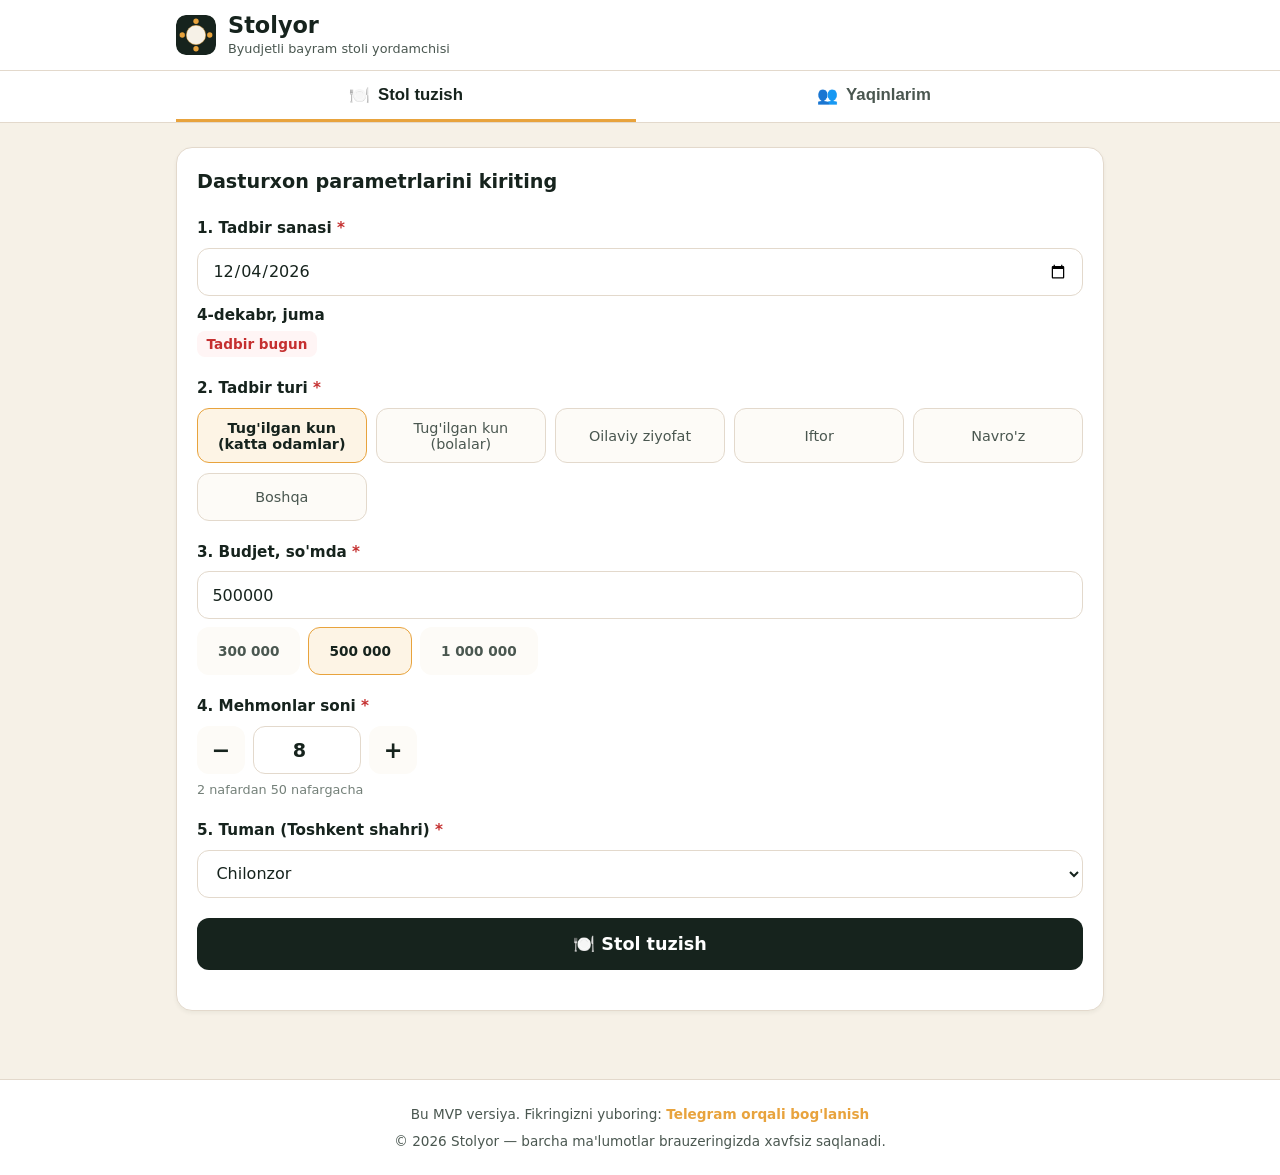
<file: index.html>
<!DOCTYPE html>
<html lang="uz">
<head>
  <meta charset="UTF-8">
  <meta name="viewport" content="width=device-width, initial-scale=1.0">
  <title>Stolyor — Byudjetli bayram stoli rejalashtiruvchisi</title>
  <meta name="description" content="Tadbir va bayram dasturxonini byudjet asosida rejalashtiruvchi mobil yordamchi">
  <meta name="theme-color" content="#16231D">

  <!-- Favicon va PWA Manifest (nisbiy yo'llar) -->
  <link rel="icon" type="image/svg+xml" href="./icons/icon.svg">
  <link rel="apple-touch-icon" href="./icons/icon-192.png">
  <link rel="manifest" href="./manifest.json">

  <link rel="stylesheet" href="./style.css">
</head>
<body>
  <!-- Ilovani o'rnatish bo'yicha maslahat (PWA Banner) -->
  <aside id="pwa-install-banner" class="pwa-banner hidden" aria-label="Ilovani o'rnatish">
    <div class="pwa-banner-content">
      <div class="pwa-banner-text">
        <strong>Telefoningizning bosh ekraniga qo'shing</strong>
        <p id="pwa-instructions">Ilovadan tez va qulay foydalanish uchun o'rnatib oling.</p>
      </div>
      <div class="pwa-banner-actions">
        <button id="pwa-install-btn" class="btn btn-sm btn-amber hidden">O'rnatish</button>
        <button id="pwa-dismiss-btn" class="btn btn-sm btn-subtle" aria-label="Yopish">✕</button>
      </div>
    </div>
  </aside>

  <!-- Yaqinlashib kelayotgan tadbir eslatmasi (Global Banner) -->
  <section id="global-reminder-banner" class="reminder-banner hidden" aria-live="polite">
    <div class="reminder-content">
      <span class="reminder-icon">🎉</span>
      <div class="reminder-text" id="global-reminder-text"></div>
      <div class="reminder-actions">
        <button id="reminder-plan-btn" class="btn btn-sm btn-amber">Reja tuzish</button>
        <button id="reminder-later-btn" class="btn btn-sm btn-subtle">Keyinroq</button>
      </div>
    </div>
  </section>

  <!-- Asosiy Sarlavha (Header) -->
  <header class="app-header">
    <div class="container header-inner">
      <div class="brand">
        <img src="./icons/icon.svg" alt="Stolyor logotipi" class="app-logo" width="40" height="40">
        <div>
          <h1 class="brand-title">Stolyor</h1>
          <p class="brand-subtitle">Byudjetli bayram stoli yordamchisi</p>
        </div>
      </div>
    </div>
  </header>

  <!-- Asosiy bo'limlar navigatsiyasi (Tabs) -->
  <nav class="tabs-nav-container" aria-label="Asosiy sahifalar">
    <div class="container">
      <div class="tabs-nav" role="tablist">
        <button id="tab-btn-planner" role="tab" aria-selected="true" aria-controls="tab-planner" class="tab-btn active">
          <span class="tab-icon">🍽️</span> Stol tuzish
        </button>
        <button id="tab-btn-people" role="tab" aria-selected="false" aria-controls="tab-people" class="tab-btn">
          <span class="tab-icon">👥</span> Yaqinlarim
        </button>
      </div>
    </div>
  </nav>

  <!-- Asosiy kontent -->
  <main class="container main-content">

    <!-- ========================================== -->
    <!-- TAB 1: STOL TUZISH                         -->
    <!-- ========================================== -->
    <section id="tab-planner" role="tabpanel" aria-labelledby="tab-btn-planner" class="tab-pane active">
      
      <!-- Kiritish formasi -->
      <form id="planner-form" class="card form-card" novalidate>
        <h2 class="card-title">Dasturxon parametrlarini kiriting</h2>

        <!-- 1. Tadbir sanasi -->
        <div class="form-group">
          <label for="event-date" class="form-label">
            1. Tadbir sanasi <span class="required">*</span>
          </label>
          <input type="date" id="event-date" class="form-control" required>
          <div id="date-uzbek-display" class="date-uzbek-badge" aria-live="polite"></div>
          <div id="date-countdown-display" class="date-countdown-badge" aria-live="polite"></div>
          <div id="date-error" class="form-error hidden" role="alert"></div>
        </div>

        <!-- 2. Tadbir turi (Katta chiplar) -->
        <div class="form-group">
          <label class="form-label">
            2. Tadbir turi <span class="required">*</span>
          </label>
          <div id="event-type-chips" class="chips-grid" role="radiogroup" aria-label="Tadbir turi">
            <button type="button" class="chip active" data-type="Tug'ilgan kun (katta odamlar)" role="radio" aria-checked="true">
              Tug'ilgan kun (katta odamlar)
            </button>
            <button type="button" class="chip" data-type="Tug'ilgan kun (bolalar)" role="radio" aria-checked="false">
              Tug'ilgan kun (bolalar)
            </button>
            <button type="button" class="chip" data-type="Oilaviy ziyofat" role="radio" aria-checked="false">
              Oilaviy ziyofat
            </button>
            <button type="button" class="chip" data-type="Iftor" role="radio" aria-checked="false">
              Iftor
            </button>
            <button type="button" class="chip" data-type="Navro'z" role="radio" aria-checked="false">
              Navro'z
            </button>
            <button type="button" class="chip" data-type="Boshqa" role="radio" aria-checked="false">
              Boshqa
            </button>
          </div>
          <div id="custom-event-container" class="custom-event-box hidden">
            <label for="custom-event-input" class="form-label-sub">Tadbir nomini yozing:</label>
            <input type="text" id="custom-event-input" class="form-control" placeholder="Masalan: Kelin salom, Chaqaloq to'yi...">
          </div>
        </div>

        <!-- 3. Budjet (so'mda) -->
        <div class="form-group">
          <label for="budget-input" class="form-label">
            3. Budjet, so'mda <span class="required">*</span>
          </label>
          <input type="number" id="budget-input" class="form-control font-numeric" value="500000" placeholder="500000" min="50000" step="10000" required>
          <div class="quick-buttons" aria-label="Tezkor byudjet tanlash">
            <button type="button" class="btn btn-chip" data-budget="300000">300 000</button>
            <button type="button" class="btn btn-chip active" data-budget="500000">500 000</button>
            <button type="button" class="btn btn-chip" data-budget="1000000">1 000 000</button>
          </div>
          <div id="budget-error" class="form-error hidden" role="alert"></div>
        </div>

        <!-- 4. Mehmonlar soni -->
        <div class="form-group">
          <label for="guests-input" class="form-label">
            4. Mehmonlar soni <span class="required">*</span>
          </label>
          <div class="counter-control">
            <button type="button" id="guests-minus-btn" class="btn counter-btn" aria-label="Mehmonlar sonini kamaytirish">−</button>
            <input type="number" id="guests-input" class="form-control text-center font-numeric counter-input" value="8" min="2" max="50" required>
            <button type="button" id="guests-plus-btn" class="btn counter-btn" aria-label="Mehmonlar sonini ko'paytirish">+</button>
          </div>
          <span class="form-hint">2 nafardan 50 nafargacha</span>
          <div id="guests-error" class="form-error hidden" role="alert"></div>
        </div>

        <!-- 5. Tuman -->
        <div class="form-group">
          <label for="district-select" class="form-label">
            5. Tuman (Toshkent shahri) <span class="required">*</span>
          </label>
          <select id="district-select" class="form-control" required>
            <option value="Chilonzor">Chilonzor</option>
            <option value="Yunusobod">Yunusobod</option>
            <option value="Mirzo Ulug'bek">Mirzo Ulug'bek</option>
            <option value="Yakkasaroy">Yakkasaroy</option>
            <option value="Shayxontohur">Shayxontohur</option>
            <option value="Sergeli">Sergeli</option>
            <option value="Olmazor">Olmazor</option>
            <option value="Mirobod">Mirobod</option>
            <option value="Uchtepa">Uchtepa</option>
            <option value="Bektemir">Bektemir</option>
            <option value="Yashnobod">Yashnobod</option>
          </select>
        </div>

        <!-- 6. Button "Stol tuzish" -->
        <div class="form-group form-action">
          <button type="submit" id="submit-plan-btn" class="btn btn-primary btn-block btn-lg">
            🍽️ Stol tuzish
          </button>
        </div>
      </form>

      <!-- Natija bloki (Plan Result) -->
      <section id="plan-result-container" class="plan-result-container hidden" aria-live="polite">
        
        <!-- Kam byudjet ogohlantirishi -->
        <div id="low-budget-warning" class="alert-box alert-warning hidden" role="alert"></div>

        <!-- Byudjetdan oshib ketish ogohlantirishi -->
        <div id="over-budget-warning" class="alert-box alert-danger hidden" role="alert"></div>

        <!-- Sana bo'yicha maslahat xabari -->
        <div id="date-hint-warning" class="alert-box alert-info hidden"></div>

        <!-- Yaqin kishi eslatmasi/allergiyasi -->
        <div id="person-allergy-notice" class="alert-box alert-amber hidden"></div>

        <!-- Natija Sarlavha Kartasi -->
        <div id="plan-header-card" class="card plan-header-card">
          <div class="plan-header-top">
            <h3 id="plan-title" class="plan-title">Tadbir rejasi</h3>
            <span id="plan-budget-badge" class="badge badge-amber font-numeric"></span>
          </div>
          <p id="plan-summary-line" class="plan-summary-line"></p>
        </div>

        <!-- 3 ta Kategoriya Kartasi -->
        <div class="categories-list">
          
          <!-- 1. Taom Kartasi -->
          <article class="card category-card" id="cat-card-food">
            <div class="category-header">
              <h4 class="category-title">🍲 Taom</h4>
              <span id="cat-subtotal-food" class="badge badge-subtle font-numeric">0 so'm</span>
            </div>
            <div id="cat-items-food" class="items-list"></div>
            <div class="category-footer">
              <button type="button" class="btn btn-sm btn-outline add-item-btn" data-category="taom">
                + Taom qo'shish
              </button>
            </div>
          </article>

          <!-- 2. Shirinliklar (yoki Tort) Kartasi -->
          <article class="card category-card" id="cat-card-cake">
            <div class="category-header">
              <h4 id="cat-title-cake" class="category-title">🍬 Shirinliklar</h4>
              <span id="cat-subtotal-cake" class="badge badge-subtle font-numeric">0 so'm</span>
            </div>
            <div id="cat-items-cake" class="items-list"></div>
            <div class="category-footer">
              <button type="button" id="cat-add-btn-cake" class="btn btn-sm btn-outline add-item-btn" data-category="cake">
                + Mahsulot qo'shish
              </button>
            </div>
          </article>

          <!-- 3. Ichimlik va mevalar Kartasi -->
          <article class="card category-card" id="cat-card-drinks">
            <div class="category-header">
              <h4 class="category-title">🍎 Ichimlik va mevalar</h4>
              <span id="cat-subtotal-drinks" class="badge badge-subtle font-numeric">0 so'm</span>
            </div>
            <div id="cat-items-drinks" class="items-list"></div>
            <div class="category-footer">
              <button type="button" class="btn btn-sm btn-outline add-item-btn" data-category="drinks">
                + Ichimlik yoki meva qo'shish
              </button>
            </div>
          </article>

        </div>

        <!-- Live Byudjet va Xulosa Paneli -->
        <div class="card summary-card">
          <div class="summary-row">
            <span>Jami hisoblangan:</span>
            <strong id="plan-total-amount" class="summary-amount font-numeric">0 so'm</strong>
          </div>
          <div class="summary-row" id="plan-balance-row">
            <span id="plan-balance-label">Qoldiq mablag':</span>
            <strong id="plan-balance-amount" class="summary-amount font-numeric">0 so'm</strong>
          </div>
          <div class="progress-bar-container">
            <div id="budget-progress-bar" class="progress-bar" role="progressbar" aria-valuenow="0" aria-valuemin="0" aria-valuemax="100"></div>
          </div>
          <p class="disclaimer-text">
            ⚠️ Narxlar taxminiy (2026-yil noyabr holatiga ko'ra). Buyurtma berishdan oldin do'kondan tasdiqlang.
          </p>
        </div>

        <!-- Boshqaruv tugmalari (Actions) -->
        <div class="plan-actions-grid">
          <button type="button" id="regenerate-plan-btn" class="btn btn-secondary">
            🔄 Qayta tuzish
          </button>
          <button type="button" id="undo-plan-btn" class="btn btn-secondary" disabled>
            ↩️ Orqaga qaytarish
          </button>
          <button type="button" id="reset-plan-btn" class="btn btn-secondary">
            ⏮️ Birinchi tavsiyaga qaytish
          </button>
          <button type="button" id="share-plan-btn" class="btn btn-amber">
            📋 Natijani ulashish
          </button>
          <button type="button" id="calendar-export-btn" class="btn btn-outline">
            📅 Eslatma qo'shish (.ics)
          </button>
          <button type="button" id="save-to-person-btn" class="btn btn-outline hidden">
            💾 Shu rejani saqlash
          </button>
        </div>

        <!-- Fikr bildirish (Feedback) -->
        <div class="card feedback-card">
          <div id="feedback-prompt">
            <p class="feedback-question">Foydali bo'ldimi?</p>
            <div class="feedback-buttons">
              <button type="button" class="btn btn-sm btn-outline feedback-btn" data-answer="ha">👍 Ha</button>
              <button type="button" class="btn btn-sm btn-outline feedback-btn" data-answer="yoq">👎 Yo'q</button>
            </div>
          </div>
          <div id="feedback-thanks" class="feedback-thanks hidden">
            Rahmat! Fikringiz xizmatni yaxshilashga yordam beradi.
          </div>
        </div>

      </section>

    </section>

    <!-- ========================================== -->
    <!-- TAB 2: YAQINLARIM                          -->
    <!-- ========================================== -->
    <section id="tab-people" role="tabpanel" aria-labelledby="tab-btn-people" class="tab-pane hidden">
      
      <!-- Maxfiylik va Zaxira qutisi -->
      <div class="card privacy-card">
        <p class="privacy-note">
          🔒 <strong>Maxfiylik:</strong> Ma'lumotlar faqat shu telefonda saqlanadi. Telefon almashsangiz yoki brauzer ma'lumotlarini o'chirsangiz, yo'qoladi.
        </p>
        <div class="backup-actions">
          <button type="button" id="export-json-btn" class="btn btn-sm btn-outline">
            📥 Zaxira nusxa
          </button>
          <label class="btn btn-sm btn-outline file-upload-label">
            📤 Tiklash
            <input type="file" id="import-json-input" accept=".json,application/json" class="hidden">
          </label>
          <button type="button" id="clear-all-people-btn" class="btn btn-sm btn-subtle text-danger">
            🗑️ Hammasini o'chirish
          </button>
        </div>
        <div id="storage-message" class="storage-alert hidden" role="alert"></div>
      </div>

      <!-- Yaqin kishi qo'shish tugmasi va Kalendarga o'tkazish -->
      <div class="people-toolbar">
        <button type="button" id="open-add-person-btn" class="btn btn-primary">
          + Yangi yaqin kishini qo'shish
        </button>
        <button type="button" id="export-all-ics-btn" class="btn btn-outline">
          📅 Hammasini kalendarga qo'shish
        </button>
      </div>
      <p class="calendar-hint-text">
        ℹ️ Eslatmani telefoningizning kalendari yuboradi.
      </p>

      <!-- Yaqin kunlar bloki (Keyingi 30 kun) -->
      <section class="upcoming-section">
        <h3 class="section-heading">Yaqin kunlar (keyingi 30 kun)</h3>
        <div id="upcoming-people-list" class="people-grid"></div>
        <div id="upcoming-empty-msg" class="empty-state-card hidden">
          <p>Yaqin 30 kun ichida hech qanday rejalashtirilgan tadbir yo'q.</p>
        </div>
      </section>

      <!-- Butun yil bo'yicha guruhlangan ro'yxat -->
      <section class="all-year-section">
        <h3 class="section-heading">Barcha oylar</h3>
        <div id="year-grouped-people" class="year-groups"></div>
        <div id="people-empty-state" class="empty-state-card hidden">
          <span class="empty-icon">👥</span>
          <h4>Hali hech kim qo'shilmagan</h4>
          <p>Yaqinlaringizni qo'shing, sana yaqinlashganda eslatamiz.</p>
          <button type="button" class="btn btn-primary add-first-person-btn">+ Yaqin kishini qo'shish</button>
        </div>
      </section>

    </section>

  </main>

  <!-- ========================================== -->
  <!-- MODAL / BOTTOM SHEET: ALMASHTIRISH (SWAP)  -->
  <!-- ========================================== -->
  <div id="swap-modal" class="modal-overlay hidden" role="dialog" aria-modal="true" aria-labelledby="swap-modal-title">
    <div class="modal-sheet">
      <div class="modal-header">
        <h3 id="swap-modal-title" class="modal-title">Mahsulotni almashtirish</h3>
        <button type="button" id="close-swap-modal-btn" class="btn-close" aria-label="Yopish">✕</button>
      </div>
      <div class="modal-body">
        <p id="swap-current-item-info" class="swap-current-text"></p>
        <div id="swap-options-list" class="swap-options-list"></div>
      </div>
    </div>
  </div>

  <!-- ========================================== -->
  <!-- MODAL: YAQIN KISHI QO'SHISH / TAHRIRLASH   -->
  <!-- ========================================== -->
  <div id="person-modal" class="modal-overlay hidden" role="dialog" aria-modal="true" aria-labelledby="person-modal-title">
    <div class="modal-card">
      <div class="modal-header">
        <h3 id="person-modal-title" class="modal-title">Yaqin kishini qo'shish</h3>
        <button type="button" id="close-person-modal-btn" class="btn-close" aria-label="Yopish">✕</button>
      </div>
      <form id="person-form" class="modal-body form-grid" novalidate>
        <input type="hidden" id="person-id-input">

        <!-- Ism -->
        <div class="form-group">
          <label for="person-name" class="form-label">Ism <span class="required">*</span></label>
          <input type="text" id="person-name" class="form-control" placeholder="Masalan: Sardor" required>
        </div>

        <!-- Munosabat -->
        <div class="form-group">
          <label class="form-label">Munosabat <span class="required">*</span></label>
          <div id="relationship-chips" class="chips-wrap" role="radiogroup">
            <button type="button" class="chip active" data-rel="Ona">Ona</button>
            <button type="button" class="chip" data-rel="Ota">Ota</button>
            <button type="button" class="chip" data-rel="Aka-uka">Aka-uka</button>
            <button type="button" class="chip" data-rel="Opa-singil">Opa-singil</button>
            <button type="button" class="chip" data-rel="Farzand">Farzand</button>
            <button type="button" class="chip" data-rel="Do'st">Do'st</button>
            <button type="button" class="chip" data-rel="Hamkasb">Hamkasb</button>
            <button type="button" class="chip" data-rel="Boshqa">Boshqa</button>
          </div>
        </div>

        <!-- Sana (kun va oy majburiy, yil ixtiyoriy) -->
        <div class="form-group">
          <label class="form-label">Sana <span class="required">*</span></label>
          <div class="date-select-row">
            <select id="person-birth-day" class="form-control" aria-label="Kun" required>
              <option value="1">1-kun</option>
              <option value="2">2-kun</option>
              <option value="3">3-kun</option>
              <option value="4">4-kun</option>
              <option value="5">5-kun</option>
              <option value="6">6-kun</option>
              <option value="7">7-kun</option>
              <option value="8">8-kun</option>
              <option value="9">9-kun</option>
              <option value="10">10-kun</option>
              <option value="11">11-kun</option>
              <option value="12">12-kun</option>
              <option value="13">13-kun</option>
              <option value="14">14-kun</option>
              <option value="15">15-kun</option>
              <option value="16">16-kun</option>
              <option value="17">17-kun</option>
              <option value="18">18-kun</option>
              <option value="19">19-kun</option>
              <option value="20">20-kun</option>
              <option value="21">21-kun</option>
              <option value="22">22-kun</option>
              <option value="23">23-kun</option>
              <option value="24">24-kun</option>
              <option value="25">25-kun</option>
              <option value="26">26-kun</option>
              <option value="27">27-kun</option>
              <option value="28">28-kun</option>
              <option value="29">29-kun</option>
              <option value="30">30-kun</option>
              <option value="31">31-kun</option>
            </select>
            <select id="person-birth-month" class="form-control" aria-label="Oy" required>
              <option value="1">Yanvar</option>
              <option value="2">Fevral</option>
              <option value="3">Mart</option>
              <option value="4">Aprel</option>
              <option value="5">May</option>
              <option value="6">Iyun</option>
              <option value="7">Iyul</option>
              <option value="8">Avgust</option>
              <option value="9">Sentabr</option>
              <option value="10">Oktabr</option>
              <option value="11">Noyabr</option>
              <option value="12">Dekabr</option>
            </select>
            <input type="number" id="person-birth-year" class="form-control font-numeric" placeholder="Yil (ixtiyoriy)" min="1920" max="2026">
          </div>
          <span class="form-hint">Yil ko'rsatilsa, yoshi hisoblanadi. 29-fevral kabisa bo'lmagan yillarda 28-fevralda nishonlanadi.</span>
        </div>

        <!-- Tadbir turi -->
        <div class="form-group">
          <label class="form-label">Tadbir turi</label>
          <div id="person-event-type-chips" class="chips-wrap" role="radiogroup">
            <button type="button" class="chip active" data-type="Tug'ilgan kun">Tug'ilgan kun</button>
            <button type="button" class="chip" data-type="Nikoh yilligi">Nikoh yilligi</button>
            <button type="button" class="chip" data-type="Yubiley">Yubiley</button>
            <button type="button" class="chip" data-type="Boshqa">Boshqa</button>
          </div>
        </div>

        <!-- Sevimli shirinlik yoki taom -->
        <div class="form-group">
          <label for="person-favorite" class="form-label">Sevimli shirinlik / taom (ixtiyoriy)</label>
          <input type="text" id="person-favorite" class="form-control" placeholder="Masalan: Medovik torti, tandir somsa">
        </div>

        <!-- Allergiya yoki cheklov -->
        <div class="form-group">
          <label for="person-allergy" class="form-label">Allergiya yoki cheklov (ixtiyoriy)</label>
          <input type="text" id="person-allergy" class="form-control" placeholder="Masalan: yong'oqqa allergiya, shakar iste'mol qilmaydi">
        </div>

        <!-- Odatiy byudjet -->
        <div class="form-group">
          <label for="person-budget" class="form-label">Odatiy byudjet, so'mda (ixtiyoriy)</label>
          <input type="number" id="person-budget" class="form-control font-numeric" placeholder="500000" min="50000" step="10000">
        </div>

        <!-- Izoh -->
        <div class="form-group">
          <label for="person-notes" class="form-label">Izoh (ixtiyoriy)</label>
          <textarea id="person-notes" class="form-control" rows="2" placeholder="Qo'shimcha eslatmalar..."></textarea>
        </div>

        <div class="modal-actions">
          <button type="submit" class="btn btn-primary">Saqlash</button>
          <button type="button" id="cancel-person-modal-btn" class="btn btn-subtle">Bekor qilish</button>
        </div>
      </form>
    </div>
  </div>

  <!-- Toast xabarnomasi -->
  <div id="toast" class="toast hidden" role="status" aria-live="polite"></div>

  <!-- Footer -->
  <footer class="app-footer">
    <div class="container footer-content">
      <p class="footer-mvp">Bu MVP versiya. Fikringizni yuboring: <a href="https://t.me/stolyor_aloqa_bot" target="_blank" rel="noopener noreferrer" class="footer-link">Telegram orqali bog'lanish</a></p>
      <p class="footer-copy">© 2026 Stolyor — barcha ma'lumotlar brauzeringizda xavfsiz saqlanadi.</p>
    </div>
  </footer>

  <script src="./data/shops.js"></script>
  <script src="./data/foods.js"></script>
  <script src="./data/drinks.js"></script>
  <script src="./app.js"></script>
</body>
</html>
</file>
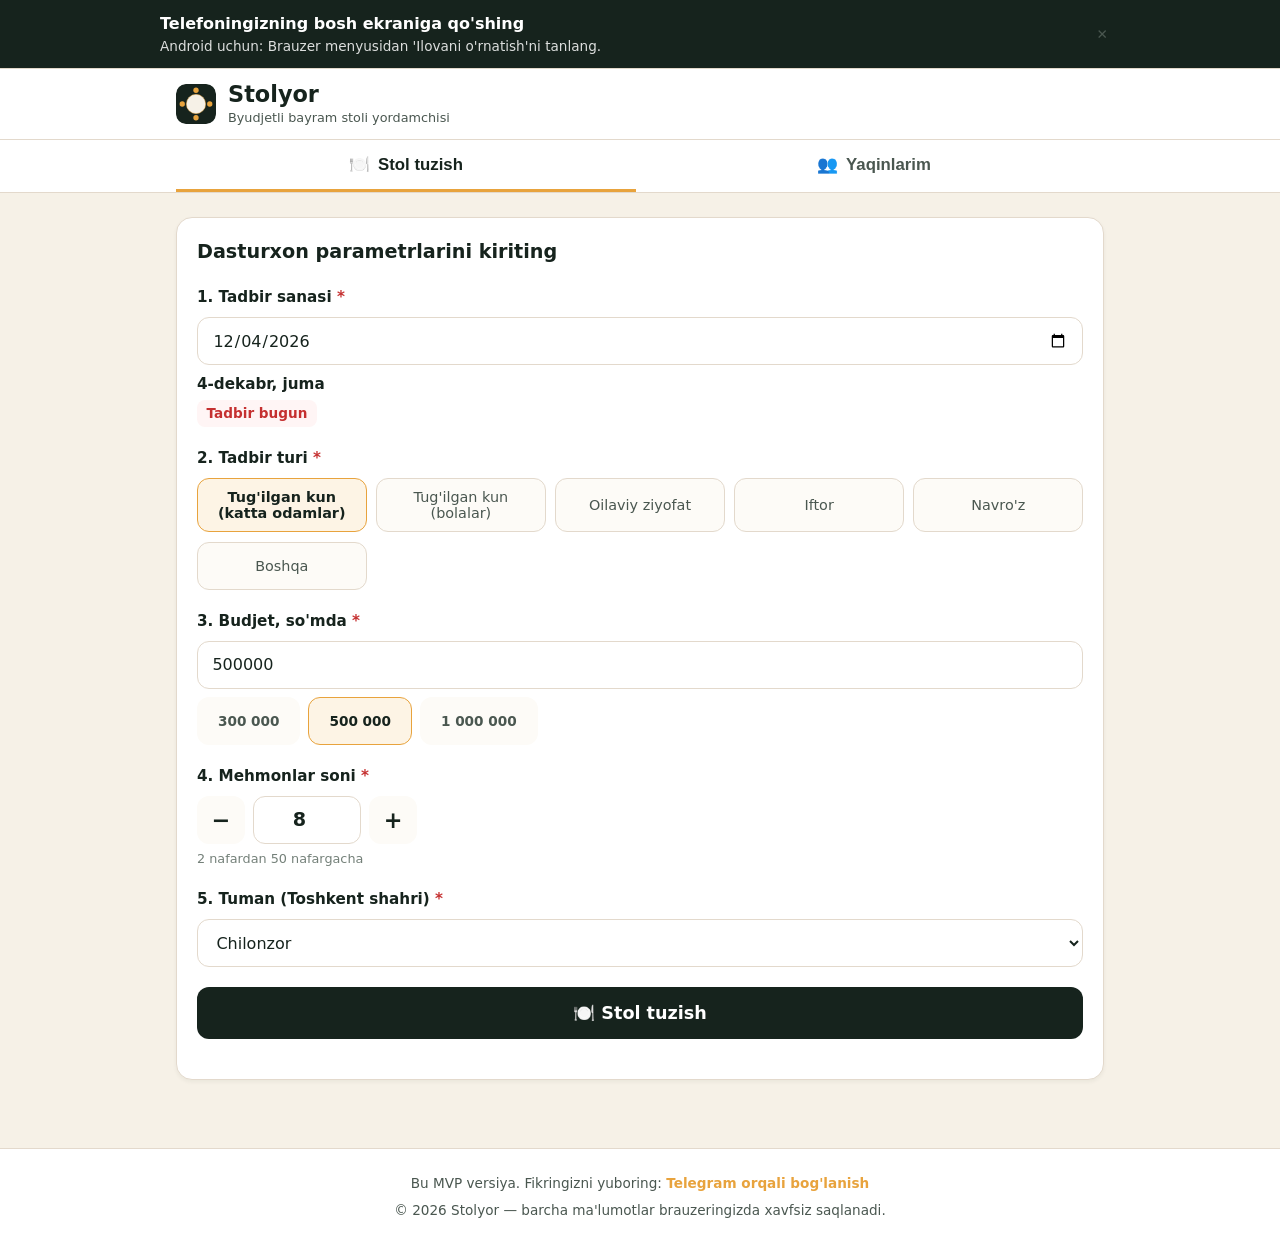
<file: _backup_pre_update/index.html>
<!DOCTYPE html>
<html lang="uz">
<head>
  <meta charset="UTF-8">
  <meta name="viewport" content="width=device-width, initial-scale=1.0">
  <title>Stolyor — Byudjetli bayram stoli rejalashtiruvchisi</title>
  <meta name="description" content="Tadbir va bayram dasturxonini byudjet asosida rejalashtiruvchi mobil yordamchi">
  <meta name="theme-color" content="#16231D">

  <!-- Favicon va PWA Manifest (nisbiy yo'llar) -->
  <link rel="icon" type="image/svg+xml" href="./icons/icon.svg">
  <link rel="apple-touch-icon" href="./icons/icon-192.png">
  <link rel="manifest" href="./manifest.json">

  <link rel="stylesheet" href="./style.css">
</head>
<body>
  <!-- Ilovani o'rnatish bo'yicha maslahat (PWA Banner) -->
  <aside id="pwa-install-banner" class="pwa-banner hidden" aria-label="Ilovani o'rnatish">
    <div class="pwa-banner-content">
      <div class="pwa-banner-text">
        <strong>Telefoningizning bosh ekraniga qo'shing</strong>
        <p id="pwa-instructions">Ilovadan tez va qulay foydalanish uchun o'rnatib oling.</p>
      </div>
      <div class="pwa-banner-actions">
        <button id="pwa-install-btn" class="btn btn-sm btn-amber hidden">O'rnatish</button>
        <button id="pwa-dismiss-btn" class="btn btn-sm btn-subtle" aria-label="Yopish">✕</button>
      </div>
    </div>
  </aside>

  <!-- Yaqinlashib kelayotgan tadbir eslatmasi (Global Banner) -->
  <section id="global-reminder-banner" class="reminder-banner hidden" aria-live="polite">
    <div class="reminder-content">
      <span class="reminder-icon">🎉</span>
      <div class="reminder-text" id="global-reminder-text"></div>
      <div class="reminder-actions">
        <button id="reminder-plan-btn" class="btn btn-sm btn-amber">Reja tuzish</button>
        <button id="reminder-later-btn" class="btn btn-sm btn-subtle">Keyinroq</button>
      </div>
    </div>
  </section>

  <!-- Asosiy Sarlavha (Header) -->
  <header class="app-header">
    <div class="container header-inner">
      <div class="brand">
        <img src="./icons/icon.svg" alt="Stolyor logotipi" class="app-logo" width="40" height="40">
        <div>
          <h1 class="brand-title">Stolyor</h1>
          <p class="brand-subtitle">Byudjetli bayram stoli yordamchisi</p>
        </div>
      </div>
    </div>
  </header>

  <!-- Asosiy bo'limlar navigatsiyasi (Tabs) -->
  <nav class="tabs-nav-container" aria-label="Asosiy sahifalar">
    <div class="container">
      <div class="tabs-nav" role="tablist">
        <button id="tab-btn-planner" role="tab" aria-selected="true" aria-controls="tab-planner" class="tab-btn active">
          <span class="tab-icon">🍽️</span> Stol tuzish
        </button>
        <button id="tab-btn-people" role="tab" aria-selected="false" aria-controls="tab-people" class="tab-btn">
          <span class="tab-icon">👥</span> Yaqinlarim
        </button>
      </div>
    </div>
  </nav>

  <!-- Asosiy kontent -->
  <main class="container main-content">

    <!-- ========================================== -->
    <!-- TAB 1: STOL TUZISH                         -->
    <!-- ========================================== -->
    <section id="tab-planner" role="tabpanel" aria-labelledby="tab-btn-planner" class="tab-pane active">
      
      <!-- Kiritish formasi -->
      <form id="planner-form" class="card form-card" novalidate>
        <h2 class="card-title">Dasturxon parametrlarini kiriting</h2>

        <!-- 1. Tadbir sanasi -->
        <div class="form-group">
          <label for="event-date" class="form-label">
            1. Tadbir sanasi <span class="required">*</span>
          </label>
          <input type="date" id="event-date" class="form-control" required>
          <div id="date-uzbek-display" class="date-uzbek-badge" aria-live="polite"></div>
          <div id="date-countdown-display" class="date-countdown-badge" aria-live="polite"></div>
          <div id="date-error" class="form-error hidden" role="alert"></div>
        </div>

        <!-- 2. Tadbir turi (Katta chiplar) -->
        <div class="form-group">
          <label class="form-label">
            2. Tadbir turi <span class="required">*</span>
          </label>
          <div id="event-type-chips" class="chips-grid" role="radiogroup" aria-label="Tadbir turi">
            <button type="button" class="chip active" data-type="Tug'ilgan kun (katta odamlar)" role="radio" aria-checked="true">
              Tug'ilgan kun (katta odamlar)
            </button>
            <button type="button" class="chip" data-type="Tug'ilgan kun (bolalar)" role="radio" aria-checked="false">
              Tug'ilgan kun (bolalar)
            </button>
            <button type="button" class="chip" data-type="Oilaviy ziyofat" role="radio" aria-checked="false">
              Oilaviy ziyofat
            </button>
            <button type="button" class="chip" data-type="Iftor" role="radio" aria-checked="false">
              Iftor
            </button>
            <button type="button" class="chip" data-type="Navro'z" role="radio" aria-checked="false">
              Navro'z
            </button>
            <button type="button" class="chip" data-type="Boshqa" role="radio" aria-checked="false">
              Boshqa
            </button>
          </div>
          <div id="custom-event-container" class="custom-event-box hidden">
            <label for="custom-event-input" class="form-label-sub">Tadbir nomini yozing:</label>
            <input type="text" id="custom-event-input" class="form-control" placeholder="Masalan: Kelin salom, Chaqaloq to'yi...">
          </div>
        </div>

        <!-- 3. Budjet (so'mda) -->
        <div class="form-group">
          <label for="budget-input" class="form-label">
            3. Budjet, so'mda <span class="required">*</span>
          </label>
          <input type="number" id="budget-input" class="form-control font-numeric" value="500000" placeholder="500000" min="50000" step="10000" required>
          <div class="quick-buttons" aria-label="Tezkor byudjet tanlash">
            <button type="button" class="btn btn-chip" data-budget="300000">300 000</button>
            <button type="button" class="btn btn-chip active" data-budget="500000">500 000</button>
            <button type="button" class="btn btn-chip" data-budget="1000000">1 000 000</button>
          </div>
          <div id="budget-error" class="form-error hidden" role="alert"></div>
        </div>

        <!-- 4. Mehmonlar soni -->
        <div class="form-group">
          <label for="guests-input" class="form-label">
            4. Mehmonlar soni <span class="required">*</span>
          </label>
          <div class="counter-control">
            <button type="button" id="guests-minus-btn" class="btn counter-btn" aria-label="Mehmonlar sonini kamaytirish">−</button>
            <input type="number" id="guests-input" class="form-control text-center font-numeric counter-input" value="8" min="2" max="50" required>
            <button type="button" id="guests-plus-btn" class="btn counter-btn" aria-label="Mehmonlar sonini ko'paytirish">+</button>
          </div>
          <span class="form-hint">2 nafardan 50 nafargacha</span>
          <div id="guests-error" class="form-error hidden" role="alert"></div>
        </div>

        <!-- 5. Tuman -->
        <div class="form-group">
          <label for="district-select" class="form-label">
            5. Tuman (Toshkent shahri) <span class="required">*</span>
          </label>
          <select id="district-select" class="form-control" required>
            <option value="Chilonzor">Chilonzor</option>
            <option value="Yunusobod">Yunusobod</option>
            <option value="Mirzo Ulug'bek">Mirzo Ulug'bek</option>
            <option value="Yakkasaroy">Yakkasaroy</option>
            <option value="Shayxontohur">Shayxontohur</option>
            <option value="Sergeli">Sergeli</option>
            <option value="Olmazor">Olmazor</option>
            <option value="Mirobod">Mirobod</option>
            <option value="Uchtepa">Uchtepa</option>
            <option value="Bektemir">Bektemir</option>
            <option value="Yashnobod">Yashnobod</option>
          </select>
        </div>

        <!-- 6. Button "Stol tuzish" -->
        <div class="form-group form-action">
          <button type="submit" id="submit-plan-btn" class="btn btn-primary btn-block btn-lg">
            🍽️ Stol tuzish
          </button>
        </div>
      </form>

      <!-- Natija bloki (Plan Result) -->
      <section id="plan-result-container" class="plan-result-container hidden" aria-live="polite">
        
        <!-- Kam byudjet ogohlantirishi -->
        <div id="low-budget-warning" class="alert-box alert-warning hidden" role="alert"></div>

        <!-- Byudjetdan oshib ketish ogohlantirishi -->
        <div id="over-budget-warning" class="alert-box alert-danger hidden" role="alert"></div>

        <!-- Sana bo'yicha maslahat xabari -->
        <div id="date-hint-warning" class="alert-box alert-info hidden"></div>

        <!-- Yaqin kishi eslatmasi/allergiyasi -->
        <div id="person-allergy-notice" class="alert-box alert-amber hidden"></div>

        <!-- Natija Sarlavha Kartasi -->
        <div id="plan-header-card" class="card plan-header-card">
          <div class="plan-header-top">
            <h3 id="plan-title" class="plan-title">Tadbir rejasi</h3>
            <span id="plan-budget-badge" class="badge badge-amber font-numeric"></span>
          </div>
          <p id="plan-summary-line" class="plan-summary-line"></p>
        </div>

        <!-- 3 ta Kategoriya Kartasi -->
        <div class="categories-list">
          
          <!-- 1. Taom Kartasi -->
          <article class="card category-card" id="cat-card-food">
            <div class="category-header">
              <h4 class="category-title">🍲 Taom</h4>
              <span id="cat-subtotal-food" class="badge badge-subtle font-numeric">0 so'm</span>
            </div>
            <div id="cat-items-food" class="items-list"></div>
            <div class="category-footer">
              <button type="button" class="btn btn-sm btn-outline add-item-btn" data-category="taom">
                + Taom qo'shish
              </button>
            </div>
          </article>

          <!-- 2. Tort (yoki Shirinliklar) Kartasi -->
          <article class="card category-card" id="cat-card-cake">
            <div class="category-header">
              <h4 id="cat-title-cake" class="category-title">🎂 Tort</h4>
              <span id="cat-subtotal-cake" class="badge badge-subtle font-numeric">0 so'm</span>
            </div>
            <div id="cat-items-cake" class="items-list"></div>
            <div class="category-footer">
              <button type="button" id="cat-add-btn-cake" class="btn btn-sm btn-outline add-item-btn" data-category="tort">
                + Mahsulot qo'shish
              </button>
            </div>
          </article>

          <!-- 3. Ichimlik va mevalar Kartasi -->
          <article class="card category-card" id="cat-card-drinks">
            <div class="category-header">
              <h4 class="category-title">🍎 Ichimlik va mevalar</h4>
              <span id="cat-subtotal-drinks" class="badge badge-subtle font-numeric">0 so'm</span>
            </div>
            <div id="cat-items-drinks" class="items-list"></div>
            <div class="category-footer">
              <button type="button" class="btn btn-sm btn-outline add-item-btn" data-category="drinks">
                + Ichimlik yoki meva qo'shish
              </button>
            </div>
          </article>

        </div>

        <!-- Live Byudjet va Xulosa Paneli -->
        <div class="card summary-card">
          <div class="summary-row">
            <span>Jami hisoblangan:</span>
            <strong id="plan-total-amount" class="summary-amount font-numeric">0 so'm</strong>
          </div>
          <div class="summary-row" id="plan-balance-row">
            <span id="plan-balance-label">Qoldiq mablag':</span>
            <strong id="plan-balance-amount" class="summary-amount font-numeric">0 so'm</strong>
          </div>
          <div class="progress-bar-container">
            <div id="budget-progress-bar" class="progress-bar" role="progressbar" aria-valuenow="0" aria-valuemin="0" aria-valuemax="100"></div>
          </div>
          <p class="disclaimer-text">
            ⚠️ Narxlar taxminiy. Buyurtma berishdan oldin do'kondan tasdiqlang.
          </p>
        </div>

        <!-- Boshqaruv tugmalari (Actions) -->
        <div class="plan-actions-grid">
          <button type="button" id="regenerate-plan-btn" class="btn btn-secondary">
            🔄 Qayta tuzish
          </button>
          <button type="button" id="undo-plan-btn" class="btn btn-secondary" disabled>
            ↩️ Orqaga qaytarish
          </button>
          <button type="button" id="reset-plan-btn" class="btn btn-secondary">
            ⏮️ Birinchi tavsiyaga qaytish
          </button>
          <button type="button" id="share-plan-btn" class="btn btn-amber">
            📋 Natijani ulashish
          </button>
          <button type="button" id="calendar-export-btn" class="btn btn-outline">
            📅 Eslatma qo'shish (.ics)
          </button>
          <button type="button" id="save-to-person-btn" class="btn btn-outline hidden">
            💾 Shu rejani saqlash
          </button>
        </div>

        <!-- Fikr bildirish (Feedback) -->
        <div class="card feedback-card">
          <div id="feedback-prompt">
            <p class="feedback-question">Foydali bo'ldimi?</p>
            <div class="feedback-buttons">
              <button type="button" class="btn btn-sm btn-outline feedback-btn" data-answer="ha">👍 Ha</button>
              <button type="button" class="btn btn-sm btn-outline feedback-btn" data-answer="yoq">👎 Yo'q</button>
            </div>
          </div>
          <div id="feedback-thanks" class="feedback-thanks hidden">
            Rahmat! Fikringiz xizmatni yaxshilashga yordam beradi.
          </div>
        </div>

      </section>

    </section>

    <!-- ========================================== -->
    <!-- TAB 2: YAQINLARIM                          -->
    <!-- ========================================== -->
    <section id="tab-people" role="tabpanel" aria-labelledby="tab-btn-people" class="tab-pane hidden">
      
      <!-- Maxfiylik va Zaxira qutisi -->
      <div class="card privacy-card">
        <p class="privacy-note">
          🔒 <strong>Maxfiylik:</strong> Ma'lumotlar faqat shu telefonda saqlanadi. Telefon almashsangiz yoki brauzer ma'lumotlarini o'chirsangiz, yo'qoladi.
        </p>
        <div class="backup-actions">
          <button type="button" id="export-json-btn" class="btn btn-sm btn-outline">
            📥 Zaxira nusxa
          </button>
          <label class="btn btn-sm btn-outline file-upload-label">
            📤 Tiklash
            <input type="file" id="import-json-input" accept=".json,application/json" class="hidden">
          </label>
          <button type="button" id="clear-all-people-btn" class="btn btn-sm btn-subtle text-danger">
            🗑️ Hammasini o'chirish
          </button>
        </div>
        <div id="storage-message" class="storage-alert hidden" role="alert"></div>
      </div>

      <!-- Yaqin kishi qo'shish tugmasi va Kalendarga o'tkazish -->
      <div class="people-toolbar">
        <button type="button" id="open-add-person-btn" class="btn btn-primary">
          + Yangi yaqin kishini qo'shish
        </button>
        <button type="button" id="export-all-ics-btn" class="btn btn-outline">
          📅 Hammasini kalendarga qo'shish
        </button>
      </div>
      <p class="calendar-hint-text">
        ℹ️ Eslatmani telefoningizning kalendari yuboradi.
      </p>

      <!-- Yaqin kunlar bloki (Keyingi 30 kun) -->
      <section class="upcoming-section">
        <h3 class="section-heading">Yaqin kunlar (keyingi 30 kun)</h3>
        <div id="upcoming-people-list" class="people-grid"></div>
        <div id="upcoming-empty-msg" class="empty-state-card hidden">
          <p>Yaqin 30 kun ichida hech qanday rejalashtirilgan tadbir yo'q.</p>
        </div>
      </section>

      <!-- Butun yil bo'yicha guruhlangan ro'yxat -->
      <section class="all-year-section">
        <h3 class="section-heading">Barcha oylar</h3>
        <div id="year-grouped-people" class="year-groups"></div>
        <div id="people-empty-state" class="empty-state-card hidden">
          <span class="empty-icon">👥</span>
          <h4>Hali hech kim qo'shilmagan</h4>
          <p>Yaqinlaringizni qo'shing, sana yaqinlashganda eslatamiz.</p>
          <button type="button" class="btn btn-primary add-first-person-btn">+ Yaqin kishini qo'shish</button>
        </div>
      </section>

    </section>

  </main>

  <!-- ========================================== -->
  <!-- MODAL / BOTTOM SHEET: ALMASHTIRISH (SWAP)  -->
  <!-- ========================================== -->
  <div id="swap-modal" class="modal-overlay hidden" role="dialog" aria-modal="true" aria-labelledby="swap-modal-title">
    <div class="modal-sheet">
      <div class="modal-header">
        <h3 id="swap-modal-title" class="modal-title">Mahsulotni almashtirish</h3>
        <button type="button" id="close-swap-modal-btn" class="btn-close" aria-label="Yopish">✕</button>
      </div>
      <div class="modal-body">
        <p id="swap-current-item-info" class="swap-current-text"></p>
        <div id="swap-options-list" class="swap-options-list"></div>
      </div>
    </div>
  </div>

  <!-- ========================================== -->
  <!-- MODAL: YAQIN KISHI QO'SHISH / TAHRIRLASH   -->
  <!-- ========================================== -->
  <div id="person-modal" class="modal-overlay hidden" role="dialog" aria-modal="true" aria-labelledby="person-modal-title">
    <div class="modal-card">
      <div class="modal-header">
        <h3 id="person-modal-title" class="modal-title">Yaqin kishini qo'shish</h3>
        <button type="button" id="close-person-modal-btn" class="btn-close" aria-label="Yopish">✕</button>
      </div>
      <form id="person-form" class="modal-body form-grid" novalidate>
        <input type="hidden" id="person-id-input">

        <!-- Ism -->
        <div class="form-group">
          <label for="person-name" class="form-label">Ism <span class="required">*</span></label>
          <input type="text" id="person-name" class="form-control" placeholder="Masalan: Sardor" required>
        </div>

        <!-- Munosabat -->
        <div class="form-group">
          <label class="form-label">Munosabat <span class="required">*</span></label>
          <div id="relationship-chips" class="chips-wrap" role="radiogroup">
            <button type="button" class="chip active" data-rel="Ona">Ona</button>
            <button type="button" class="chip" data-rel="Ota">Ota</button>
            <button type="button" class="chip" data-rel="Aka-uka">Aka-uka</button>
            <button type="button" class="chip" data-rel="Opa-singil">Opa-singil</button>
            <button type="button" class="chip" data-rel="Farzand">Farzand</button>
            <button type="button" class="chip" data-rel="Do'st">Do'st</button>
            <button type="button" class="chip" data-rel="Hamkasb">Hamkasb</button>
            <button type="button" class="chip" data-rel="Boshqa">Boshqa</button>
          </div>
        </div>

        <!-- Sana (kun va oy majburiy, yil ixtiyoriy) -->
        <div class="form-group">
          <label class="form-label">Sana <span class="required">*</span></label>
          <div class="date-select-row">
            <select id="person-birth-day" class="form-control" aria-label="Kun" required>
              <option value="1">1-kun</option>
              <option value="2">2-kun</option>
              <option value="3">3-kun</option>
              <option value="4">4-kun</option>
              <option value="5">5-kun</option>
              <option value="6">6-kun</option>
              <option value="7">7-kun</option>
              <option value="8">8-kun</option>
              <option value="9">9-kun</option>
              <option value="10">10-kun</option>
              <option value="11">11-kun</option>
              <option value="12">12-kun</option>
              <option value="13">13-kun</option>
              <option value="14">14-kun</option>
              <option value="15">15-kun</option>
              <option value="16">16-kun</option>
              <option value="17">17-kun</option>
              <option value="18">18-kun</option>
              <option value="19">19-kun</option>
              <option value="20">20-kun</option>
              <option value="21">21-kun</option>
              <option value="22">22-kun</option>
              <option value="23">23-kun</option>
              <option value="24">24-kun</option>
              <option value="25">25-kun</option>
              <option value="26">26-kun</option>
              <option value="27">27-kun</option>
              <option value="28">28-kun</option>
              <option value="29">29-kun</option>
              <option value="30">30-kun</option>
              <option value="31">31-kun</option>
            </select>
            <select id="person-birth-month" class="form-control" aria-label="Oy" required>
              <option value="1">Yanvar</option>
              <option value="2">Fevral</option>
              <option value="3">Mart</option>
              <option value="4">Aprel</option>
              <option value="5">May</option>
              <option value="6">Iyun</option>
              <option value="7">Iyul</option>
              <option value="8">Avgust</option>
              <option value="9">Sentabr</option>
              <option value="10">Oktabr</option>
              <option value="11">Noyabr</option>
              <option value="12">Dekabr</option>
            </select>
            <input type="number" id="person-birth-year" class="form-control font-numeric" placeholder="Yil (ixtiyoriy)" min="1920" max="2026">
          </div>
          <span class="form-hint">Yil ko'rsatilsa, yoshi hisoblanadi. 29-fevral kabisa bo'lmagan yillarda 28-fevralda nishonlanadi.</span>
        </div>

        <!-- Tadbir turi -->
        <div class="form-group">
          <label class="form-label">Tadbir turi</label>
          <div id="person-event-type-chips" class="chips-wrap" role="radiogroup">
            <button type="button" class="chip active" data-type="Tug'ilgan kun">Tug'ilgan kun</button>
            <button type="button" class="chip" data-type="Nikoh yilligi">Nikoh yilligi</button>
            <button type="button" class="chip" data-type="Yubiley">Yubiley</button>
            <button type="button" class="chip" data-type="Boshqa">Boshqa</button>
          </div>
        </div>

        <!-- Sevimli shirinlik yoki taom -->
        <div class="form-group">
          <label for="person-favorite" class="form-label">Sevimli shirinlik / taom (ixtiyoriy)</label>
          <input type="text" id="person-favorite" class="form-control" placeholder="Masalan: Medovik torti, tandir somsa">
        </div>

        <!-- Allergiya yoki cheklov -->
        <div class="form-group">
          <label for="person-allergy" class="form-label">Allergiya yoki cheklov (ixtiyoriy)</label>
          <input type="text" id="person-allergy" class="form-control" placeholder="Masalan: yong'oqqa allergiya, shakar iste'mol qilmaydi">
        </div>

        <!-- Odatiy byudjet -->
        <div class="form-group">
          <label for="person-budget" class="form-label">Odatiy byudjet, so'mda (ixtiyoriy)</label>
          <input type="number" id="person-budget" class="form-control font-numeric" placeholder="500000" min="50000" step="10000">
        </div>

        <!-- Izoh -->
        <div class="form-group">
          <label for="person-notes" class="form-label">Izoh (ixtiyoriy)</label>
          <textarea id="person-notes" class="form-control" rows="2" placeholder="Qo'shimcha eslatmalar..."></textarea>
        </div>

        <div class="modal-actions">
          <button type="submit" class="btn btn-primary">Saqlash</button>
          <button type="button" id="cancel-person-modal-btn" class="btn btn-subtle">Bekor qilish</button>
        </div>
      </form>
    </div>
  </div>

  <!-- Toast xabarnomasi -->
  <div id="toast" class="toast hidden" role="status" aria-live="polite"></div>

  <!-- Footer -->
  <footer class="app-footer">
    <div class="container footer-content">
      <p class="footer-mvp">Bu MVP versiya. Fikringizni yuboring: <a href="https://t.me/stolyor_aloqa_bot" target="_blank" rel="noopener noreferrer" class="footer-link">Telegram orqali bog'lanish</a></p>
      <p class="footer-copy">© 2026 Stolyor — barcha ma'lumotlar brauzeringizda xavfsiz saqlanadi.</p>
    </div>
  </footer>

  <script src="./data/shops.js"></script>
  <script src="./app.js"></script>
</body>
</html>
</file>
<file: style.css>
/* ========================================================
   Stolyor — Asosiy uslublar jadvali (Mobile-first, CSS)
   ======================================================== */

:root {
  --bg-primary: #F6F1E7;
  --bg-card: #FFFFFF;
  --bg-card-subtle: #FDFBF7;
  --text-primary: #16231D;
  --text-secondary: #4A5750;
  --text-muted: #748079;
  --accent-amber: #E8A33D;
  --accent-amber-hover: #D08F2E;
  --accent-amber-light: #FDF4E5;
  --accent-green: #1E5C3A;
  --accent-green-bg: #E8F5E9;
  --accent-dark-green: #16231D;
  --danger: #C53030;
  --danger-bg: #FFF5F5;
  --border-color: #E3D9CC;
  --border-subtle: #EDE5DA;
  --shadow-sm: 0 2px 4px rgba(22, 35, 29, 0.05);
  --shadow-md: 0 4px 12px rgba(22, 35, 29, 0.08);
  --shadow-lg: 0 10px 25px rgba(22, 35, 29, 0.15);
  --radius-sm: 8px;
  --radius-md: 12px;
  --radius-lg: 16px;
  --font-family: system-ui, -apple-system, BlinkMacSystemFont, 'Segoe UI', Roboto, Helvetica, Arial, sans-serif;
  --transition: all 0.2s ease-in-out;
}

@media (prefers-color-scheme: dark) {
  :root {
    --bg-primary: #121C17;
    --bg-card: #1A2822;
    --bg-card-subtle: #20312A;
    --text-primary: #F1EFE9;
    --text-secondary: #C2CBC6;
    --text-muted: #8E9C95;
    --accent-amber: #F0AF4D;
    --accent-amber-hover: #E39F38;
    --accent-amber-light: #332615;
    --accent-green: #48BB78;
    --accent-green-bg: #1A3828;
    --accent-dark-green: #2B3D34;
    --danger: #FC8181;
    --danger-bg: #3E1D1E;
    --border-color: #2F443A;
    --border-subtle: #24352D;
    --shadow-sm: 0 2px 4px rgba(0, 0, 0, 0.2);
    --shadow-md: 0 4px 12px rgba(0, 0, 0, 0.3);
    --shadow-lg: 0 10px 25px rgba(0, 0, 0, 0.45);
  }
}

/* Baza reset va tipografiya */
*, *::before, *::after {
  box-sizing: border-box;
  margin: 0;
  padding: 0;
}

html {
  font-size: 16px;
  -webkit-text-size-adjust: 100%;
}

body {
  font-family: var(--font-family);
  background-color: var(--bg-primary);
  color: var(--text-primary);
  line-height: 1.5;
  min-height: 100vh;
  display: flex;
  flex-direction: column;
}

.container {
  width: 100%;
  max-width: 960px;
  margin-left: auto;
  margin-right: auto;
  padding-left: 1rem;
  padding-right: 1rem;
}

/* PWA va Eslatma Bannerlari */
.pwa-banner {
  background-color: var(--accent-dark-green);
  color: #FFFFFF;
  padding: 0.75rem 1rem;
  border-bottom: 1px solid var(--border-color);
}

.pwa-banner-content {
  max-width: 960px;
  margin: 0 auto;
  display: flex;
  align-items: center;
  justify-content: space-between;
  gap: 1rem;
}

.pwa-banner-text p {
  font-size: 0.85rem;
  opacity: 0.85;
}

.pwa-banner-actions {
  display: flex;
  gap: 0.5rem;
  align-items: center;
  flex-shrink: 0;
}

.reminder-banner {
  background-color: var(--accent-amber-light);
  border-bottom: 2px solid var(--accent-amber);
  color: var(--text-primary);
  padding: 0.75rem 1rem;
}

.reminder-content {
  max-width: 960px;
  margin: 0 auto;
  display: flex;
  align-items: center;
  gap: 0.75rem;
  flex-wrap: wrap;
}

.reminder-icon {
  font-size: 1.4rem;
}

.reminder-text {
  flex: 1 1 200px;
  font-weight: 500;
  font-size: 0.95rem;
}

.reminder-actions {
  display: flex;
  gap: 0.5rem;
}

/* Sarlavha (Header) */
.app-header {
  background-color: var(--bg-card);
  border-bottom: 1px solid var(--border-color);
  padding: 0.75rem 0;
  box-shadow: var(--shadow-sm);
}

.header-inner {
  display: flex;
  align-items: center;
  justify-content: space-between;
}

.brand {
  display: flex;
  align-items: center;
  gap: 0.75rem;
}

.app-logo {
  border-radius: 10px;
  flex-shrink: 0;
}

.brand-title {
  font-size: 1.4rem;
  font-weight: 700;
  color: var(--text-primary);
  line-height: 1.2;
}

.brand-subtitle {
  font-size: 0.8rem;
  color: var(--text-secondary);
}

/* Navigatsiya Tablari */
.tabs-nav-container {
  background-color: var(--bg-card);
  border-bottom: 1px solid var(--border-color);
  position: sticky;
  top: 0;
  z-index: 100;
}

.tabs-nav {
  display: flex;
  gap: 0.5rem;
}

.tab-btn {
  flex: 1;
  background: none;
  border: none;
  padding: 0.85rem 0.5rem;
  font-size: 1.05rem;
  font-weight: 600;
  color: var(--text-secondary);
  cursor: pointer;
  border-bottom: 3px solid transparent;
  display: flex;
  align-items: center;
  justify-content: center;
  gap: 0.5rem;
  min-height: 48px;
  transition: var(--transition);
}

.tab-btn:hover {
  color: var(--text-primary);
  background-color: rgba(232, 163, 61, 0.05);
}

.tab-btn.active {
  color: var(--text-primary);
  border-bottom-color: var(--accent-amber);
}

/* Asosiy Kontent */
.main-content {
  flex: 1;
  padding-top: 1.5rem;
  padding-bottom: 3rem;
}

.tab-pane {
  display: block;
}

.tab-pane.hidden {
  display: none !important;
}

/* Kartalar va Formalar */
.card {
  background-color: var(--bg-card);
  border: 1px solid var(--border-color);
  border-radius: var(--radius-lg);
  padding: 1.25rem;
  box-shadow: var(--shadow-sm);
  margin-bottom: 1.25rem;
}

.card-title {
  font-size: 1.2rem;
  font-weight: 700;
  margin-bottom: 1.25rem;
  color: var(--text-primary);
}

/* Forma Elementlari */
.form-group {
  margin-bottom: 1.25rem;
}

.form-label {
  display: block;
  font-size: 0.95rem;
  font-weight: 600;
  margin-bottom: 0.5rem;
  color: var(--text-primary);
}

.form-label-sub {
  display: block;
  font-size: 0.85rem;
  margin-bottom: 0.35rem;
  color: var(--text-secondary);
}

.required {
  color: var(--danger);
}

.form-control {
  width: 100%;
  min-height: 48px;
  padding: 0.65rem 0.9rem;
  font-size: 1rem; /* iOS da auto-zoom oldini oladi */
  font-family: inherit;
  color: var(--text-primary);
  background-color: var(--bg-card);
  border: 1.5px solid var(--border-color);
  border-radius: var(--radius-md);
  outline: none;
  transition: var(--transition);
}

.form-control:focus {
  border-color: var(--accent-amber);
  box-shadow: 0 0 0 3px rgba(232, 163, 61, 0.2);
}

.form-hint {
  display: block;
  font-size: 0.8rem;
  color: var(--text-muted);
  margin-top: 0.35rem;
}

.form-error {
  color: var(--danger);
  font-size: 0.85rem;
  font-weight: 500;
  margin-top: 0.35rem;
}

/* O'zbekcha sana va ortga hisoblash nishonlari */
.date-uzbek-badge {
  margin-top: 0.5rem;
  font-weight: 600;
  font-size: 0.95rem;
  color: var(--accent-dark-green);
}

.date-countdown-badge {
  display: inline-block;
  margin-top: 0.25rem;
  font-size: 0.85rem;
  font-weight: 600;
  padding: 0.2rem 0.6rem;
  border-radius: var(--radius-sm);
  background-color: var(--accent-amber-light);
  color: var(--text-primary);
}

.date-countdown-badge.urgent {
  background-color: var(--danger-bg);
  color: var(--danger);
}

/* Chiplar (Radio Buttons) */
.chips-grid {
  display: grid;
  grid-template-columns: repeat(auto-fill, minmax(150px, 1fr));
  gap: 0.6rem;
}

.chips-wrap {
  display: flex;
  flex-wrap: wrap;
  gap: 0.5rem;
}

.chip {
  min-height: 48px;
  padding: 0.65rem 0.85rem;
  font-size: 0.9rem;
  font-weight: 500;
  font-family: inherit;
  background-color: var(--bg-card-subtle);
  color: var(--text-secondary);
  border: 1.5px solid var(--border-color);
  border-radius: var(--radius-md);
  cursor: pointer;
  text-align: center;
  transition: var(--transition);
  display: flex;
  align-items: center;
  justify-content: center;
}

.chip:hover {
  border-color: var(--accent-amber);
  color: var(--text-primary);
}

.chip.active {
  background-color: var(--accent-amber-light);
  border-color: var(--accent-amber);
  color: var(--text-primary);
  font-weight: 700;
}

.custom-event-box {
  margin-top: 0.75rem;
  padding: 0.75rem;
  background-color: var(--bg-card-subtle);
  border-radius: var(--radius-md);
  border: 1px dashed var(--border-color);
}

/* Tezkor tugmalar */
.quick-buttons {
  display: flex;
  gap: 0.5rem;
  margin-top: 0.5rem;
}

.btn-chip {
  min-height: 40px;
  padding: 0.4rem 0.75rem;
  font-size: 0.85rem;
  font-weight: 600;
  background-color: var(--bg-card-subtle);
  border: 1px solid var(--border-color);
  border-radius: var(--radius-sm);
  color: var(--text-secondary);
  cursor: pointer;
  transition: var(--transition);
}

.btn-chip:hover {
  background-color: var(--accent-amber-light);
  border-color: var(--accent-amber);
  color: var(--text-primary);
}

.btn-chip.active {
  background-color: var(--accent-amber-light);
  border-color: var(--accent-amber);
  color: var(--text-primary);
  font-weight: 700;
}

/* Hisoblagich nazorati (- va +) */
.counter-control {
  display: flex;
  align-items: center;
  gap: 0.5rem;
  max-width: 220px;
}

.counter-btn {
  width: 48px;
  height: 48px;
  font-size: 1.4rem;
  font-weight: 700;
  background-color: var(--bg-card-subtle);
  border: 1.5px solid var(--border-color);
  border-radius: var(--radius-md);
  color: var(--text-primary);
  display: flex;
  align-items: center;
  justify-content: center;
  cursor: pointer;
  transition: var(--transition);
  flex-shrink: 0;
}

.counter-btn:hover {
  background-color: var(--accent-amber-light);
  border-color: var(--accent-amber);
}

.counter-input {
  text-align: center;
  font-size: 1.2rem;
  font-weight: 700;
}

/* Tugmalar */
.btn {
  font-family: inherit;
  font-weight: 600;
  border-radius: var(--radius-md);
  cursor: pointer;
  display: inline-flex;
  align-items: center;
  justify-content: center;
  gap: 0.5rem;
  text-decoration: none;
  transition: var(--transition);
  border: 1px solid transparent;
  min-height: 48px;
  padding: 0.65rem 1.25rem;
}

.btn-sm {
  min-height: 38px;
  padding: 0.35rem 0.75rem;
  font-size: 0.85rem;
}

.btn-lg {
  min-height: 52px;
  font-size: 1.1rem;
}

.btn-block {
  width: 100%;
}

.btn-primary {
  background-color: var(--accent-dark-green);
  color: #FFFFFF;
}

.btn-primary:hover {
  background-color: #0E1612;
  box-shadow: var(--shadow-sm);
}

.btn-amber {
  background-color: var(--accent-amber);
  color: #16231D;
  font-weight: 700;
}

.btn-amber:hover {
  background-color: var(--accent-amber-hover);
}

.btn-secondary {
  background-color: var(--bg-card-subtle);
  border-color: var(--border-color);
  color: var(--text-primary);
}

.btn-secondary:hover {
  background-color: var(--border-subtle);
}

.btn-outline {
  background-color: transparent;
  border-color: var(--border-color);
  color: var(--text-primary);
}

.btn-outline:hover {
  border-color: var(--accent-amber);
  background-color: rgba(232, 163, 61, 0.08);
}

.btn-subtle {
  background: none;
  border: none;
  color: var(--text-secondary);
}

.btn-subtle:hover {
  color: var(--text-primary);
  background-color: var(--bg-card-subtle);
}

.btn:disabled {
  opacity: 0.5;
  cursor: not-allowed;
}

/* Ogohlantirish Qutilari (Alerts) */
.alert-box {
  padding: 0.85rem 1.1rem;
  border-radius: var(--radius-md);
  margin-bottom: 1.25rem;
  font-size: 0.95rem;
  font-weight: 500;
  line-height: 1.45;
}

.alert-warning {
  background-color: var(--accent-amber-light);
  border-left: 4px solid var(--accent-amber);
  color: var(--text-primary);
}

.alert-danger {
  background-color: var(--danger-bg);
  border-left: 4px solid var(--danger);
  color: var(--danger);
}

.alert-info {
  background-color: var(--bg-card-subtle);
  border-left: 4px solid var(--accent-green);
  color: var(--text-primary);
}

.alert-amber {
  background-color: var(--accent-amber-light);
  border: 1px solid var(--accent-amber);
  color: var(--text-primary);
}

/* Natija Sarlavha Kartasi */
.plan-header-card {
  background: linear-gradient(135deg, var(--bg-card) 0%, var(--bg-card-subtle) 100%);
  border-left: 4px solid var(--accent-amber);
}

.plan-header-top {
  display: flex;
  align-items: center;
  justify-content: space-between;
  gap: 1rem;
  margin-bottom: 0.5rem;
}

.plan-title {
  font-size: 1.25rem;
  font-weight: 700;
}

.plan-summary-line {
  font-size: 0.95rem;
  color: var(--text-secondary);
  font-weight: 500;
}

/* Kategoriya Kartalari */
.categories-list {
  display: flex;
  flex-direction: column;
  gap: 1.25rem;
}

.category-card {
  padding: 1.25rem;
}

.category-header {
  display: flex;
  align-items: center;
  justify-content: space-between;
  margin-bottom: 1rem;
  padding-bottom: 0.5rem;
  border-bottom: 1px solid var(--border-subtle);
}

.category-title {
  font-size: 1.15rem;
  font-weight: 700;
}

.category-footer {
  margin-top: 1rem;
  display: flex;
  justify-content: flex-end;
}

/* Mahsulot Elementi (Item Row) */
.items-list {
  display: flex;
  flex-direction: column;
  gap: 0.85rem;
}

.item-row {
  background-color: var(--bg-card-subtle);
  border: 1px solid var(--border-color);
  border-radius: var(--radius-md);
  padding: 0.9rem;
  display: flex;
  flex-direction: column;
  gap: 0.6rem;
  transition: transform 0.2s, box-shadow 0.2s, background-color 0.4s;
}

.item-row.item-updated {
  animation: pulse-highlight 1.2s ease-out;
}

@keyframes pulse-highlight {
  0% { background-color: var(--accent-amber-light); border-color: var(--accent-amber); }
  100% { background-color: var(--bg-card-subtle); border-color: var(--border-color); }
}

.item-main-info {
  display: flex;
  align-items: flex-start;
  justify-content: space-between;
  gap: 0.75rem;
}

.item-img-wrap {
  width: 88px;
  height: 58px;
  flex-shrink: 0;
  border-radius: var(--radius-sm);
  overflow: hidden;
  background: linear-gradient(135deg, rgba(232, 163, 61, 0.18), rgba(30, 92, 58, 0.18));
  position: relative;
  display: flex;
  align-items: center;
  justify-content: center;
  border: 1px solid var(--border-subtle);
}

.item-img-wrap img {
  width: 100%;
  height: 100%;
  object-fit: cover;
  display: block;
  transition: transform 0.25s ease;
}

.item-img-wrap:hover img {
  transform: scale(1.05);
}

.item-img-fallback-icon {
  display: none;
  font-size: 1.8rem;
  line-height: 1;
}

.item-img-wrap.img-fallback img {
  display: none;
}

.item-img-wrap.img-fallback .item-img-fallback-icon {
  display: block;
}

.item-title-group {
  flex: 1;
  min-width: 0;
}

.item-name {
  font-size: 1.02rem;
  font-weight: 700;
  color: var(--text-primary);
  margin-bottom: 0.2rem;
  line-height: 1.3;
}

.item-ingredients {
  font-size: 0.78rem;
  color: var(--text-muted);
  line-height: 1.35;
  margin-top: 0.15rem;
  margin-bottom: 0.25rem;
  display: -webkit-box;
  -webkit-line-clamp: 2;
  -webkit-box-orient: vertical;
  overflow: hidden;
}

.item-allergen-tag {
  font-size: 0.72rem;
  color: #b91c1c;
  background-color: #fee2e2;
  padding: 0.1rem 0.4rem;
  border-radius: 4px;
  display: inline-block;
}

@media (prefers-color-scheme: dark) {
  .item-allergen-tag {
    color: #fca5a5;
    background-color: #450a0a;
  }
}

.item-badges {
  display: flex;
  flex-wrap: wrap;
  gap: 0.35rem;
  margin-top: 0.3rem;
}

.item-pricing {
  text-align: right;
  flex-shrink: 0;
}

.item-subtotal {
  font-size: 1.05rem;
  font-weight: 700;
  color: var(--text-primary);
}

.item-unit-calc {
  font-size: 0.8rem;
  color: var(--text-secondary);
}

/* Do'kon ma'lumotlari qatori */
.item-shop-row {
  display: flex;
  align-items: center;
  justify-content: space-between;
  flex-wrap: wrap;
  gap: 0.5rem;
  padding-top: 0.5rem;
  border-top: 1px dashed var(--border-subtle);
  font-size: 0.85rem;
}

.item-shop-details {
  display: flex;
  align-items: center;
  flex-wrap: wrap;
  gap: 0.4rem;
}

.shop-name {
  font-weight: 600;
  color: var(--text-primary);
}

.item-shop-actions {
  display: flex;
  align-items: center;
  gap: 0.4rem;
}

/* Mahsulot boshqaruv tugmalari */
.item-actions-row {
  display: flex;
  align-items: center;
  justify-content: space-between;
  gap: 0.5rem;
  padding-top: 0.4rem;
}

.item-btn-group {
  display: flex;
  align-items: center;
  gap: 0.4rem;
}

/* Nishonlar (Badges) */
.badge {
  display: inline-flex;
  align-items: center;
  padding: 0.2rem 0.55rem;
  font-size: 0.8rem;
  font-weight: 600;
  border-radius: var(--radius-sm);
  line-height: 1.3;
}

.badge-amber {
  background-color: var(--accent-amber);
  color: #16231D;
}

.badge-subtle {
  background-color: var(--bg-primary);
  color: var(--text-secondary);
  border: 1px solid var(--border-color);
}

.badge-open {
  background-color: var(--accent-green-bg);
  color: var(--accent-green);
  border: 1px solid rgba(72, 187, 120, 0.3);
}

.badge-closed {
  background-color: var(--accent-amber-light);
  color: #B7791F;
  border: 1px solid rgba(232, 163, 61, 0.4);
}

.badge-partner {
  background-color: var(--accent-amber-light);
  color: #B7791F;
  font-weight: 700;
}

.badge-home {
  background-color: #EBF8FF;
  color: #2B6CB0;
  border: 1px solid #BEE3F8;
}

@media (prefers-color-scheme: dark) {
  .badge-home {
    background-color: #1A365D;
    color: #90CDF4;
    border-color: #2A4365;
  }
}

.badge-saving {
  background-color: var(--accent-green-bg);
  color: var(--accent-green);
  font-weight: 700;
}

/* Xulosa Kartasi (Summary) */
.summary-card {
  background-color: var(--bg-card);
  border-top: 3px solid var(--accent-amber);
}

.summary-row {
  display: flex;
  align-items: center;
  justify-content: space-between;
  margin-bottom: 0.5rem;
  font-size: 1.05rem;
}

.summary-amount {
  font-size: 1.3rem;
  font-weight: 700;
}

.progress-bar-container {
  width: 100%;
  height: 8px;
  background-color: var(--border-color);
  border-radius: 4px;
  margin: 0.75rem 0;
  overflow: hidden;
}

.progress-bar {
  height: 100%;
  background-color: var(--accent-green);
  transition: width 0.3s ease, background-color 0.3s ease;
}

.progress-bar.over {
  background-color: var(--danger);
}

.disclaimer-text {
  font-size: 0.85rem;
  color: var(--text-muted);
  margin-top: 0.5rem;
}

/* Amal tugmalari to'plami */
.plan-actions-grid {
  display: grid;
  grid-template-columns: repeat(auto-fit, minmax(170px, 1fr));
  gap: 0.65rem;
  margin-bottom: 1.25rem;
}

/* Fikr bildirish kartasi */
.feedback-card {
  text-align: center;
  padding: 1rem;
}

.feedback-question {
  font-weight: 600;
  margin-bottom: 0.5rem;
}

.feedback-buttons {
  display: inline-flex;
  gap: 0.5rem;
}

.feedback-thanks {
  color: var(--accent-green);
  font-weight: 600;
  font-size: 0.95rem;
}

/* Tab 2: Yaqinlarim Uslublari */
.privacy-card {
  background-color: var(--bg-card-subtle);
  border-left: 4px solid var(--accent-dark-green);
}

.privacy-note {
  font-size: 0.85rem;
  color: var(--text-secondary);
  margin-bottom: 0.75rem;
}

.backup-actions {
  display: flex;
  flex-wrap: wrap;
  gap: 0.5rem;
  align-items: center;
}

.file-upload-label {
  margin: 0;
  cursor: pointer;
}

.text-danger {
  color: var(--danger) !important;
}

.storage-alert {
  margin-top: 0.5rem;
  font-size: 0.85rem;
  font-weight: 600;
  color: var(--accent-green);
}

.people-toolbar {
  display: flex;
  flex-wrap: wrap;
  gap: 0.75rem;
  margin: 1.25rem 0 0.5rem;
}

.calendar-hint-text {
  font-size: 0.8rem;
  color: var(--text-muted);
  margin-bottom: 1.5rem;
}

.section-heading {
  font-size: 1.2rem;
  font-weight: 700;
  margin-bottom: 1rem;
  color: var(--text-primary);
}

.people-grid {
  display: grid;
  grid-template-columns: repeat(auto-fill, minmax(280px, 1fr));
  gap: 1rem;
  margin-bottom: 1.5rem;
}

/* Yaqin kishi kartasi */
.person-card {
  background-color: var(--bg-card);
  border: 1px solid var(--border-color);
  border-radius: var(--radius-md);
  padding: 1rem;
  box-shadow: var(--shadow-sm);
  display: flex;
  flex-direction: column;
  justify-content: space-between;
  gap: 0.75rem;
  position: relative;
}

.person-card.urgent-card {
  border-left: 4px solid var(--accent-amber);
}

.person-card-header {
  display: flex;
  align-items: flex-start;
  justify-content: space-between;
  gap: 0.5rem;
}

.person-name-group h4 {
  font-size: 1.05rem;
  font-weight: 700;
}

.person-rel-badge {
  display: inline-block;
  font-size: 0.75rem;
  padding: 0.15rem 0.45rem;
  border-radius: var(--radius-sm);
  background-color: var(--bg-card-subtle);
  border: 1px solid var(--border-color);
  color: var(--text-secondary);
}

.person-date-row {
  display: flex;
  align-items: center;
  justify-content: space-between;
  font-size: 0.9rem;
}

.person-date-text {
  font-weight: 600;
}

.person-countdown {
  font-weight: 700;
  font-size: 0.85rem;
  padding: 0.2rem 0.5rem;
  border-radius: var(--radius-sm);
}

.person-countdown.today {
  background-color: var(--danger-bg);
  color: var(--danger);
}

.person-countdown.soon {
  background-color: var(--accent-amber-light);
  color: #B7791F;
}

.person-meta {
  font-size: 0.85rem;
  color: var(--text-secondary);
  line-height: 1.4;
}

.person-notes-box {
  background-color: var(--bg-card-subtle);
  padding: 0.5rem;
  border-radius: var(--radius-sm);
  font-size: 0.8rem;
  border-left: 2px solid var(--accent-amber);
}

.person-card-actions {
  display: flex;
  flex-wrap: wrap;
  gap: 0.4rem;
  padding-top: 0.5rem;
  border-top: 1px solid var(--border-subtle);
}

/* Yil guruhlari */
.year-groups {
  display: flex;
  flex-direction: column;
  gap: 1rem;
}

.month-group-card {
  background-color: var(--bg-card);
  border: 1px solid var(--border-color);
  border-radius: var(--radius-md);
  padding: 1rem;
}

.month-heading {
  font-size: 1.05rem;
  font-weight: 700;
  padding-bottom: 0.4rem;
  margin-bottom: 0.6rem;
  border-bottom: 1px solid var(--border-subtle);
  color: var(--accent-dark-green);
}

.month-people-list {
  display: flex;
  flex-direction: column;
  gap: 0.5rem;
}

.month-person-item {
  display: flex;
  align-items: center;
  justify-content: space-between;
  padding: 0.4rem 0.6rem;
  background-color: var(--bg-card-subtle);
  border-radius: var(--radius-sm);
  font-size: 0.9rem;
}

.empty-state-card {
  text-align: center;
  padding: 2.5rem 1rem;
  background-color: var(--bg-card);
  border: 1.5px dashed var(--border-color);
  border-radius: var(--radius-lg);
  margin-top: 1rem;
}

.empty-icon {
  font-size: 2.5rem;
  display: block;
  margin-bottom: 0.5rem;
}

.empty-state-card h4 {
  font-size: 1.15rem;
  margin-bottom: 0.4rem;
}

.empty-state-card p {
  color: var(--text-secondary);
  font-size: 0.9rem;
  margin-bottom: 1rem;
}

/* Modallar va Bottom Sheet */
.modal-overlay {
  position: fixed;
  top: 0;
  left: 0;
  right: 0;
  bottom: 0;
  background-color: rgba(22, 35, 29, 0.6);
  z-index: 1000;
  display: flex;
  align-items: flex-end; /* Mobile: bottom sheet */
  justify-content: center;
  backdrop-filter: blur(2px);
  padding: 0;
}

@media (min-width: 640px) {
  .modal-overlay {
    align-items: center;
    padding: 1.5rem;
  }
}

.modal-sheet, .modal-card {
  background-color: var(--bg-card);
  width: 100%;
  max-width: 600px;
  max-height: 85vh;
  border-top-left-radius: var(--radius-lg);
  border-top-right-radius: var(--radius-lg);
  display: flex;
  flex-direction: column;
  box-shadow: var(--shadow-lg);
  animation: slide-up 0.25s ease-out;
  overflow: hidden;
}

@media (min-width: 640px) {
  .modal-sheet, .modal-card {
    border-radius: var(--radius-lg);
    animation: fade-in 0.2s ease-out;
  }
}

@keyframes slide-up {
  from { transform: translateY(100%); }
  to { transform: translateY(0); }
}

@keyframes fade-in {
  from { opacity: 0; transform: scale(0.96); }
  to { opacity: 1; transform: scale(1); }
}

.modal-header {
  padding: 1rem 1.25rem;
  border-bottom: 1px solid var(--border-color);
  display: flex;
  align-items: center;
  justify-content: space-between;
}

.modal-title {
  font-size: 1.15rem;
  font-weight: 700;
}

.btn-close {
  background: none;
  border: none;
  font-size: 1.3rem;
  color: var(--text-secondary);
  cursor: pointer;
  padding: 0.4rem;
  line-height: 1;
}

.modal-body {
  padding: 1.25rem;
  overflow-y: auto;
}

.swap-current-text {
  font-size: 0.9rem;
  color: var(--text-secondary);
  margin-bottom: 1rem;
}

.swap-options-list {
  display: flex;
  flex-direction: column;
  gap: 0.75rem;
}

.swap-filter-chips {
  display: flex;
  flex-wrap: wrap;
  gap: 0.35rem;
  margin-bottom: 0.85rem;
  padding-bottom: 0.6rem;
  border-bottom: 1px solid var(--border-subtle);
}

.swap-filter-chip {
  padding: 0.25rem 0.65rem;
  font-size: 0.8rem;
  border-radius: 999px;
  border: 1px solid var(--border-color);
  background: var(--bg-card-subtle);
  color: var(--text-secondary);
  cursor: pointer;
  transition: var(--transition);
}

.swap-filter-chip:hover {
  border-color: var(--accent-amber);
  color: var(--text-primary);
}

.swap-filter-chip.active {
  background-color: var(--accent-amber);
  color: #16231D;
  font-weight: 700;
  border-color: var(--accent-amber);
}

.swap-item-img {
  width: 60px;
  height: 42px;
  flex-shrink: 0;
  border-radius: var(--radius-sm);
  object-fit: cover;
  border: 1px solid var(--border-subtle);
  background-color: var(--bg-card);
}

.swap-option-card {
  background-color: var(--bg-card-subtle);
  border: 1px solid var(--border-color);
  border-radius: var(--radius-md);
  padding: 0.85rem;
  display: flex;
  align-items: center;
  justify-content: space-between;
  gap: 0.75rem;
  transition: var(--transition);
}

.swap-option-card:hover {
  border-color: var(--accent-amber);
}

.swap-opt-info {
  flex: 1;
}

.swap-opt-name {
  font-weight: 600;
  font-size: 0.95rem;
  margin-bottom: 0.2rem;
}

.swap-opt-meta {
  font-size: 0.8rem;
  color: var(--text-secondary);
}

.swap-opt-price-group {
  text-align: right;
  flex-shrink: 0;
}

.swap-opt-total {
  font-weight: 700;
  font-size: 0.95rem;
}

.price-diff {
  display: block;
  font-size: 0.8rem;
  font-weight: 700;
}

.price-diff.diff-plus {
  color: #D69E2E; /* amber */
}

.price-diff.diff-minus {
  color: var(--accent-green); /* green */
}

.price-diff.diff-zero {
  color: var(--text-muted);
}

/* Yaqin kishi formasi sanalar qatori */
.date-select-row {
  display: grid;
  grid-template-columns: 80px 1fr 110px;
  gap: 0.5rem;
}

.modal-actions {
  display: flex;
  justify-content: flex-end;
  gap: 0.75rem;
  margin-top: 1.5rem;
}

/* Toast Bildirishnomasi */
.toast {
  position: fixed;
  bottom: 1.5rem;
  left: 50%;
  transform: translateX(-50%);
  background-color: var(--accent-dark-green);
  color: #FFFFFF;
  padding: 0.75rem 1.25rem;
  border-radius: var(--radius-md);
  font-weight: 600;
  font-size: 0.95rem;
  box-shadow: var(--shadow-lg);
  z-index: 2000;
  animation: toast-fade 0.3s ease-out;
  max-width: 90vw;
  text-align: center;
}

@keyframes toast-fade {
  from { opacity: 0; transform: translate(-50%, 20px); }
  to { opacity: 1; transform: translate(-50%, 0); }
}

/* Footer */
.app-footer {
  margin-top: auto;
  background-color: var(--bg-card);
  border-top: 1px solid var(--border-color);
  padding: 1.5rem 0;
  font-size: 0.85rem;
  color: var(--text-secondary);
  text-align: center;
}

.footer-content {
  display: flex;
  flex-direction: column;
  gap: 0.4rem;
}

.footer-link {
  color: var(--accent-amber);
  text-decoration: none;
  font-weight: 600;
}

.footer-link:hover {
  text-decoration: underline;
}

/* Foydali klasslar */
.hidden {
  display: none !important;
}

.font-numeric {
  font-variant-numeric: tabular-nums;
}

/* Responsive moslashuvchanlik */
@media (max-width: 480px) {
  .date-select-row {
    grid-template-columns: 1fr 1fr;
  }
  .date-select-row input {
    grid-column: span 2;
  }
  .plan-header-top {
    flex-direction: column;
    align-items: flex-start;
  }
  .item-main-info {
    flex-direction: row;
    align-items: flex-start;
    gap: 0.6rem;
  }
  .item-img-wrap {
    width: 72px;
    height: 50px;
  }
  .item-pricing {
    text-align: right;
  }
}
</file>
<file: _backup_pre_update/style.css>
/* ========================================================
   Stolyor — Asosiy uslublar jadvali (Mobile-first, CSS)
   ======================================================== */

:root {
  --bg-primary: #F6F1E7;
  --bg-card: #FFFFFF;
  --bg-card-subtle: #FDFBF7;
  --text-primary: #16231D;
  --text-secondary: #4A5750;
  --text-muted: #748079;
  --accent-amber: #E8A33D;
  --accent-amber-hover: #D08F2E;
  --accent-amber-light: #FDF4E5;
  --accent-green: #1E5C3A;
  --accent-green-bg: #E8F5E9;
  --accent-dark-green: #16231D;
  --danger: #C53030;
  --danger-bg: #FFF5F5;
  --border-color: #E3D9CC;
  --border-subtle: #EDE5DA;
  --shadow-sm: 0 2px 4px rgba(22, 35, 29, 0.05);
  --shadow-md: 0 4px 12px rgba(22, 35, 29, 0.08);
  --shadow-lg: 0 10px 25px rgba(22, 35, 29, 0.15);
  --radius-sm: 8px;
  --radius-md: 12px;
  --radius-lg: 16px;
  --font-family: system-ui, -apple-system, BlinkMacSystemFont, 'Segoe UI', Roboto, Helvetica, Arial, sans-serif;
  --transition: all 0.2s ease-in-out;
}

@media (prefers-color-scheme: dark) {
  :root {
    --bg-primary: #121C17;
    --bg-card: #1A2822;
    --bg-card-subtle: #20312A;
    --text-primary: #F1EFE9;
    --text-secondary: #C2CBC6;
    --text-muted: #8E9C95;
    --accent-amber: #F0AF4D;
    --accent-amber-hover: #E39F38;
    --accent-amber-light: #332615;
    --accent-green: #48BB78;
    --accent-green-bg: #1A3828;
    --accent-dark-green: #2B3D34;
    --danger: #FC8181;
    --danger-bg: #3E1D1E;
    --border-color: #2F443A;
    --border-subtle: #24352D;
    --shadow-sm: 0 2px 4px rgba(0, 0, 0, 0.2);
    --shadow-md: 0 4px 12px rgba(0, 0, 0, 0.3);
    --shadow-lg: 0 10px 25px rgba(0, 0, 0, 0.45);
  }
}

/* Baza reset va tipografiya */
*, *::before, *::after {
  box-sizing: border-box;
  margin: 0;
  padding: 0;
}

html {
  font-size: 16px;
  -webkit-text-size-adjust: 100%;
}

body {
  font-family: var(--font-family);
  background-color: var(--bg-primary);
  color: var(--text-primary);
  line-height: 1.5;
  min-height: 100vh;
  display: flex;
  flex-direction: column;
}

.container {
  width: 100%;
  max-width: 960px;
  margin-left: auto;
  margin-right: auto;
  padding-left: 1rem;
  padding-right: 1rem;
}

/* PWA va Eslatma Bannerlari */
.pwa-banner {
  background-color: var(--accent-dark-green);
  color: #FFFFFF;
  padding: 0.75rem 1rem;
  border-bottom: 1px solid var(--border-color);
}

.pwa-banner-content {
  max-width: 960px;
  margin: 0 auto;
  display: flex;
  align-items: center;
  justify-content: space-between;
  gap: 1rem;
}

.pwa-banner-text p {
  font-size: 0.85rem;
  opacity: 0.85;
}

.pwa-banner-actions {
  display: flex;
  gap: 0.5rem;
  align-items: center;
  flex-shrink: 0;
}

.reminder-banner {
  background-color: var(--accent-amber-light);
  border-bottom: 2px solid var(--accent-amber);
  color: var(--text-primary);
  padding: 0.75rem 1rem;
}

.reminder-content {
  max-width: 960px;
  margin: 0 auto;
  display: flex;
  align-items: center;
  gap: 0.75rem;
  flex-wrap: wrap;
}

.reminder-icon {
  font-size: 1.4rem;
}

.reminder-text {
  flex: 1 1 200px;
  font-weight: 500;
  font-size: 0.95rem;
}

.reminder-actions {
  display: flex;
  gap: 0.5rem;
}

/* Sarlavha (Header) */
.app-header {
  background-color: var(--bg-card);
  border-bottom: 1px solid var(--border-color);
  padding: 0.75rem 0;
  box-shadow: var(--shadow-sm);
}

.header-inner {
  display: flex;
  align-items: center;
  justify-content: space-between;
}

.brand {
  display: flex;
  align-items: center;
  gap: 0.75rem;
}

.app-logo {
  border-radius: 10px;
  flex-shrink: 0;
}

.brand-title {
  font-size: 1.4rem;
  font-weight: 700;
  color: var(--text-primary);
  line-height: 1.2;
}

.brand-subtitle {
  font-size: 0.8rem;
  color: var(--text-secondary);
}

/* Navigatsiya Tablari */
.tabs-nav-container {
  background-color: var(--bg-card);
  border-bottom: 1px solid var(--border-color);
  position: sticky;
  top: 0;
  z-index: 100;
}

.tabs-nav {
  display: flex;
  gap: 0.5rem;
}

.tab-btn {
  flex: 1;
  background: none;
  border: none;
  padding: 0.85rem 0.5rem;
  font-size: 1.05rem;
  font-weight: 600;
  color: var(--text-secondary);
  cursor: pointer;
  border-bottom: 3px solid transparent;
  display: flex;
  align-items: center;
  justify-content: center;
  gap: 0.5rem;
  min-height: 48px;
  transition: var(--transition);
}

.tab-btn:hover {
  color: var(--text-primary);
  background-color: rgba(232, 163, 61, 0.05);
}

.tab-btn.active {
  color: var(--text-primary);
  border-bottom-color: var(--accent-amber);
}

/* Asosiy Kontent */
.main-content {
  flex: 1;
  padding-top: 1.5rem;
  padding-bottom: 3rem;
}

.tab-pane {
  display: block;
}

.tab-pane.hidden {
  display: none !important;
}

/* Kartalar va Formalar */
.card {
  background-color: var(--bg-card);
  border: 1px solid var(--border-color);
  border-radius: var(--radius-lg);
  padding: 1.25rem;
  box-shadow: var(--shadow-sm);
  margin-bottom: 1.25rem;
}

.card-title {
  font-size: 1.2rem;
  font-weight: 700;
  margin-bottom: 1.25rem;
  color: var(--text-primary);
}

/* Forma Elementlari */
.form-group {
  margin-bottom: 1.25rem;
}

.form-label {
  display: block;
  font-size: 0.95rem;
  font-weight: 600;
  margin-bottom: 0.5rem;
  color: var(--text-primary);
}

.form-label-sub {
  display: block;
  font-size: 0.85rem;
  margin-bottom: 0.35rem;
  color: var(--text-secondary);
}

.required {
  color: var(--danger);
}

.form-control {
  width: 100%;
  min-height: 48px;
  padding: 0.65rem 0.9rem;
  font-size: 1rem; /* iOS da auto-zoom oldini oladi */
  font-family: inherit;
  color: var(--text-primary);
  background-color: var(--bg-card);
  border: 1.5px solid var(--border-color);
  border-radius: var(--radius-md);
  outline: none;
  transition: var(--transition);
}

.form-control:focus {
  border-color: var(--accent-amber);
  box-shadow: 0 0 0 3px rgba(232, 163, 61, 0.2);
}

.form-hint {
  display: block;
  font-size: 0.8rem;
  color: var(--text-muted);
  margin-top: 0.35rem;
}

.form-error {
  color: var(--danger);
  font-size: 0.85rem;
  font-weight: 500;
  margin-top: 0.35rem;
}

/* O'zbekcha sana va ortga hisoblash nishonlari */
.date-uzbek-badge {
  margin-top: 0.5rem;
  font-weight: 600;
  font-size: 0.95rem;
  color: var(--accent-dark-green);
}

.date-countdown-badge {
  display: inline-block;
  margin-top: 0.25rem;
  font-size: 0.85rem;
  font-weight: 600;
  padding: 0.2rem 0.6rem;
  border-radius: var(--radius-sm);
  background-color: var(--accent-amber-light);
  color: var(--text-primary);
}

.date-countdown-badge.urgent {
  background-color: var(--danger-bg);
  color: var(--danger);
}

/* Chiplar (Radio Buttons) */
.chips-grid {
  display: grid;
  grid-template-columns: repeat(auto-fill, minmax(150px, 1fr));
  gap: 0.6rem;
}

.chips-wrap {
  display: flex;
  flex-wrap: wrap;
  gap: 0.5rem;
}

.chip {
  min-height: 48px;
  padding: 0.65rem 0.85rem;
  font-size: 0.9rem;
  font-weight: 500;
  font-family: inherit;
  background-color: var(--bg-card-subtle);
  color: var(--text-secondary);
  border: 1.5px solid var(--border-color);
  border-radius: var(--radius-md);
  cursor: pointer;
  text-align: center;
  transition: var(--transition);
  display: flex;
  align-items: center;
  justify-content: center;
}

.chip:hover {
  border-color: var(--accent-amber);
  color: var(--text-primary);
}

.chip.active {
  background-color: var(--accent-amber-light);
  border-color: var(--accent-amber);
  color: var(--text-primary);
  font-weight: 700;
}

.custom-event-box {
  margin-top: 0.75rem;
  padding: 0.75rem;
  background-color: var(--bg-card-subtle);
  border-radius: var(--radius-md);
  border: 1px dashed var(--border-color);
}

/* Tezkor tugmalar */
.quick-buttons {
  display: flex;
  gap: 0.5rem;
  margin-top: 0.5rem;
}

.btn-chip {
  min-height: 40px;
  padding: 0.4rem 0.75rem;
  font-size: 0.85rem;
  font-weight: 600;
  background-color: var(--bg-card-subtle);
  border: 1px solid var(--border-color);
  border-radius: var(--radius-sm);
  color: var(--text-secondary);
  cursor: pointer;
  transition: var(--transition);
}

.btn-chip:hover {
  background-color: var(--accent-amber-light);
  border-color: var(--accent-amber);
  color: var(--text-primary);
}

.btn-chip.active {
  background-color: var(--accent-amber-light);
  border-color: var(--accent-amber);
  color: var(--text-primary);
  font-weight: 700;
}

/* Hisoblagich nazorati (- va +) */
.counter-control {
  display: flex;
  align-items: center;
  gap: 0.5rem;
  max-width: 220px;
}

.counter-btn {
  width: 48px;
  height: 48px;
  font-size: 1.4rem;
  font-weight: 700;
  background-color: var(--bg-card-subtle);
  border: 1.5px solid var(--border-color);
  border-radius: var(--radius-md);
  color: var(--text-primary);
  display: flex;
  align-items: center;
  justify-content: center;
  cursor: pointer;
  transition: var(--transition);
  flex-shrink: 0;
}

.counter-btn:hover {
  background-color: var(--accent-amber-light);
  border-color: var(--accent-amber);
}

.counter-input {
  text-align: center;
  font-size: 1.2rem;
  font-weight: 700;
}

/* Tugmalar */
.btn {
  font-family: inherit;
  font-weight: 600;
  border-radius: var(--radius-md);
  cursor: pointer;
  display: inline-flex;
  align-items: center;
  justify-content: center;
  gap: 0.5rem;
  text-decoration: none;
  transition: var(--transition);
  border: 1px solid transparent;
  min-height: 48px;
  padding: 0.65rem 1.25rem;
}

.btn-sm {
  min-height: 38px;
  padding: 0.35rem 0.75rem;
  font-size: 0.85rem;
}

.btn-lg {
  min-height: 52px;
  font-size: 1.1rem;
}

.btn-block {
  width: 100%;
}

.btn-primary {
  background-color: var(--accent-dark-green);
  color: #FFFFFF;
}

.btn-primary:hover {
  background-color: #0E1612;
  box-shadow: var(--shadow-sm);
}

.btn-amber {
  background-color: var(--accent-amber);
  color: #16231D;
  font-weight: 700;
}

.btn-amber:hover {
  background-color: var(--accent-amber-hover);
}

.btn-secondary {
  background-color: var(--bg-card-subtle);
  border-color: var(--border-color);
  color: var(--text-primary);
}

.btn-secondary:hover {
  background-color: var(--border-subtle);
}

.btn-outline {
  background-color: transparent;
  border-color: var(--border-color);
  color: var(--text-primary);
}

.btn-outline:hover {
  border-color: var(--accent-amber);
  background-color: rgba(232, 163, 61, 0.08);
}

.btn-subtle {
  background: none;
  border: none;
  color: var(--text-secondary);
}

.btn-subtle:hover {
  color: var(--text-primary);
  background-color: var(--bg-card-subtle);
}

.btn:disabled {
  opacity: 0.5;
  cursor: not-allowed;
}

/* Ogohlantirish Qutilari (Alerts) */
.alert-box {
  padding: 0.85rem 1.1rem;
  border-radius: var(--radius-md);
  margin-bottom: 1.25rem;
  font-size: 0.95rem;
  font-weight: 500;
  line-height: 1.45;
}

.alert-warning {
  background-color: var(--accent-amber-light);
  border-left: 4px solid var(--accent-amber);
  color: var(--text-primary);
}

.alert-danger {
  background-color: var(--danger-bg);
  border-left: 4px solid var(--danger);
  color: var(--danger);
}

.alert-info {
  background-color: var(--bg-card-subtle);
  border-left: 4px solid var(--accent-green);
  color: var(--text-primary);
}

.alert-amber {
  background-color: var(--accent-amber-light);
  border: 1px solid var(--accent-amber);
  color: var(--text-primary);
}

/* Natija Sarlavha Kartasi */
.plan-header-card {
  background: linear-gradient(135deg, var(--bg-card) 0%, var(--bg-card-subtle) 100%);
  border-left: 4px solid var(--accent-amber);
}

.plan-header-top {
  display: flex;
  align-items: center;
  justify-content: space-between;
  gap: 1rem;
  margin-bottom: 0.5rem;
}

.plan-title {
  font-size: 1.25rem;
  font-weight: 700;
}

.plan-summary-line {
  font-size: 0.95rem;
  color: var(--text-secondary);
  font-weight: 500;
}

/* Kategoriya Kartalari */
.categories-list {
  display: flex;
  flex-direction: column;
  gap: 1.25rem;
}

.category-card {
  padding: 1.25rem;
}

.category-header {
  display: flex;
  align-items: center;
  justify-content: space-between;
  margin-bottom: 1rem;
  padding-bottom: 0.5rem;
  border-bottom: 1px solid var(--border-subtle);
}

.category-title {
  font-size: 1.15rem;
  font-weight: 700;
}

.category-footer {
  margin-top: 1rem;
  display: flex;
  justify-content: flex-end;
}

/* Mahsulot Elementi (Item Row) */
.items-list {
  display: flex;
  flex-direction: column;
  gap: 0.85rem;
}

.item-row {
  background-color: var(--bg-card-subtle);
  border: 1px solid var(--border-color);
  border-radius: var(--radius-md);
  padding: 0.9rem;
  display: flex;
  flex-direction: column;
  gap: 0.6rem;
  transition: transform 0.2s, box-shadow 0.2s, background-color 0.4s;
}

.item-row.item-updated {
  animation: pulse-highlight 1.2s ease-out;
}

@keyframes pulse-highlight {
  0% { background-color: var(--accent-amber-light); border-color: var(--accent-amber); }
  100% { background-color: var(--bg-card-subtle); border-color: var(--border-color); }
}

.item-main-info {
  display: flex;
  align-items: flex-start;
  justify-content: space-between;
  gap: 0.75rem;
}

.item-title-group {
  flex: 1;
}

.item-name {
  font-size: 1rem;
  font-weight: 600;
  color: var(--text-primary);
  margin-bottom: 0.2rem;
}

.item-badges {
  display: flex;
  flex-wrap: wrap;
  gap: 0.35rem;
  margin-top: 0.3rem;
}

.item-pricing {
  text-align: right;
  flex-shrink: 0;
}

.item-subtotal {
  font-size: 1.05rem;
  font-weight: 700;
  color: var(--text-primary);
}

.item-unit-calc {
  font-size: 0.8rem;
  color: var(--text-secondary);
}

/* Do'kon ma'lumotlari qatori */
.item-shop-row {
  display: flex;
  align-items: center;
  justify-content: space-between;
  flex-wrap: wrap;
  gap: 0.5rem;
  padding-top: 0.5rem;
  border-top: 1px dashed var(--border-subtle);
  font-size: 0.85rem;
}

.item-shop-details {
  display: flex;
  align-items: center;
  flex-wrap: wrap;
  gap: 0.4rem;
}

.shop-name {
  font-weight: 600;
  color: var(--text-primary);
}

.item-shop-actions {
  display: flex;
  align-items: center;
  gap: 0.4rem;
}

/* Mahsulot boshqaruv tugmalari */
.item-actions-row {
  display: flex;
  align-items: center;
  justify-content: space-between;
  gap: 0.5rem;
  padding-top: 0.4rem;
}

.item-btn-group {
  display: flex;
  align-items: center;
  gap: 0.4rem;
}

/* Nishonlar (Badges) */
.badge {
  display: inline-flex;
  align-items: center;
  padding: 0.2rem 0.55rem;
  font-size: 0.8rem;
  font-weight: 600;
  border-radius: var(--radius-sm);
  line-height: 1.3;
}

.badge-amber {
  background-color: var(--accent-amber);
  color: #16231D;
}

.badge-subtle {
  background-color: var(--bg-primary);
  color: var(--text-secondary);
  border: 1px solid var(--border-color);
}

.badge-open {
  background-color: var(--accent-green-bg);
  color: var(--accent-green);
  border: 1px solid rgba(72, 187, 120, 0.3);
}

.badge-closed {
  background-color: var(--accent-amber-light);
  color: #B7791F;
  border: 1px solid rgba(232, 163, 61, 0.4);
}

.badge-partner {
  background-color: var(--accent-amber-light);
  color: #B7791F;
  font-weight: 700;
}

.badge-home {
  background-color: #EBF8FF;
  color: #2B6CB0;
  border: 1px solid #BEE3F8;
}

@media (prefers-color-scheme: dark) {
  .badge-home {
    background-color: #1A365D;
    color: #90CDF4;
    border-color: #2A4365;
  }
}

.badge-saving {
  background-color: var(--accent-green-bg);
  color: var(--accent-green);
  font-weight: 700;
}

/* Xulosa Kartasi (Summary) */
.summary-card {
  background-color: var(--bg-card);
  border-top: 3px solid var(--accent-amber);
}

.summary-row {
  display: flex;
  align-items: center;
  justify-content: space-between;
  margin-bottom: 0.5rem;
  font-size: 1.05rem;
}

.summary-amount {
  font-size: 1.3rem;
  font-weight: 700;
}

.progress-bar-container {
  width: 100%;
  height: 8px;
  background-color: var(--border-color);
  border-radius: 4px;
  margin: 0.75rem 0;
  overflow: hidden;
}

.progress-bar {
  height: 100%;
  background-color: var(--accent-green);
  transition: width 0.3s ease, background-color 0.3s ease;
}

.progress-bar.over {
  background-color: var(--danger);
}

.disclaimer-text {
  font-size: 0.85rem;
  color: var(--text-muted);
  margin-top: 0.5rem;
}

/* Amal tugmalari to'plami */
.plan-actions-grid {
  display: grid;
  grid-template-columns: repeat(auto-fit, minmax(170px, 1fr));
  gap: 0.65rem;
  margin-bottom: 1.25rem;
}

/* Fikr bildirish kartasi */
.feedback-card {
  text-align: center;
  padding: 1rem;
}

.feedback-question {
  font-weight: 600;
  margin-bottom: 0.5rem;
}

.feedback-buttons {
  display: inline-flex;
  gap: 0.5rem;
}

.feedback-thanks {
  color: var(--accent-green);
  font-weight: 600;
  font-size: 0.95rem;
}

/* Tab 2: Yaqinlarim Uslublari */
.privacy-card {
  background-color: var(--bg-card-subtle);
  border-left: 4px solid var(--accent-dark-green);
}

.privacy-note {
  font-size: 0.85rem;
  color: var(--text-secondary);
  margin-bottom: 0.75rem;
}

.backup-actions {
  display: flex;
  flex-wrap: wrap;
  gap: 0.5rem;
  align-items: center;
}

.file-upload-label {
  margin: 0;
  cursor: pointer;
}

.text-danger {
  color: var(--danger) !important;
}

.storage-alert {
  margin-top: 0.5rem;
  font-size: 0.85rem;
  font-weight: 600;
  color: var(--accent-green);
}

.people-toolbar {
  display: flex;
  flex-wrap: wrap;
  gap: 0.75rem;
  margin: 1.25rem 0 0.5rem;
}

.calendar-hint-text {
  font-size: 0.8rem;
  color: var(--text-muted);
  margin-bottom: 1.5rem;
}

.section-heading {
  font-size: 1.2rem;
  font-weight: 700;
  margin-bottom: 1rem;
  color: var(--text-primary);
}

.people-grid {
  display: grid;
  grid-template-columns: repeat(auto-fill, minmax(280px, 1fr));
  gap: 1rem;
  margin-bottom: 1.5rem;
}

/* Yaqin kishi kartasi */
.person-card {
  background-color: var(--bg-card);
  border: 1px solid var(--border-color);
  border-radius: var(--radius-md);
  padding: 1rem;
  box-shadow: var(--shadow-sm);
  display: flex;
  flex-direction: column;
  justify-content: space-between;
  gap: 0.75rem;
  position: relative;
}

.person-card.urgent-card {
  border-left: 4px solid var(--accent-amber);
}

.person-card-header {
  display: flex;
  align-items: flex-start;
  justify-content: space-between;
  gap: 0.5rem;
}

.person-name-group h4 {
  font-size: 1.05rem;
  font-weight: 700;
}

.person-rel-badge {
  display: inline-block;
  font-size: 0.75rem;
  padding: 0.15rem 0.45rem;
  border-radius: var(--radius-sm);
  background-color: var(--bg-card-subtle);
  border: 1px solid var(--border-color);
  color: var(--text-secondary);
}

.person-date-row {
  display: flex;
  align-items: center;
  justify-content: space-between;
  font-size: 0.9rem;
}

.person-date-text {
  font-weight: 600;
}

.person-countdown {
  font-weight: 700;
  font-size: 0.85rem;
  padding: 0.2rem 0.5rem;
  border-radius: var(--radius-sm);
}

.person-countdown.today {
  background-color: var(--danger-bg);
  color: var(--danger);
}

.person-countdown.soon {
  background-color: var(--accent-amber-light);
  color: #B7791F;
}

.person-meta {
  font-size: 0.85rem;
  color: var(--text-secondary);
  line-height: 1.4;
}

.person-notes-box {
  background-color: var(--bg-card-subtle);
  padding: 0.5rem;
  border-radius: var(--radius-sm);
  font-size: 0.8rem;
  border-left: 2px solid var(--accent-amber);
}

.person-card-actions {
  display: flex;
  flex-wrap: wrap;
  gap: 0.4rem;
  padding-top: 0.5rem;
  border-top: 1px solid var(--border-subtle);
}

/* Yil guruhlari */
.year-groups {
  display: flex;
  flex-direction: column;
  gap: 1rem;
}

.month-group-card {
  background-color: var(--bg-card);
  border: 1px solid var(--border-color);
  border-radius: var(--radius-md);
  padding: 1rem;
}

.month-heading {
  font-size: 1.05rem;
  font-weight: 700;
  padding-bottom: 0.4rem;
  margin-bottom: 0.6rem;
  border-bottom: 1px solid var(--border-subtle);
  color: var(--accent-dark-green);
}

.month-people-list {
  display: flex;
  flex-direction: column;
  gap: 0.5rem;
}

.month-person-item {
  display: flex;
  align-items: center;
  justify-content: space-between;
  padding: 0.4rem 0.6rem;
  background-color: var(--bg-card-subtle);
  border-radius: var(--radius-sm);
  font-size: 0.9rem;
}

.empty-state-card {
  text-align: center;
  padding: 2.5rem 1rem;
  background-color: var(--bg-card);
  border: 1.5px dashed var(--border-color);
  border-radius: var(--radius-lg);
  margin-top: 1rem;
}

.empty-icon {
  font-size: 2.5rem;
  display: block;
  margin-bottom: 0.5rem;
}

.empty-state-card h4 {
  font-size: 1.15rem;
  margin-bottom: 0.4rem;
}

.empty-state-card p {
  color: var(--text-secondary);
  font-size: 0.9rem;
  margin-bottom: 1rem;
}

/* Modallar va Bottom Sheet */
.modal-overlay {
  position: fixed;
  top: 0;
  left: 0;
  right: 0;
  bottom: 0;
  background-color: rgba(22, 35, 29, 0.6);
  z-index: 1000;
  display: flex;
  align-items: flex-end; /* Mobile: bottom sheet */
  justify-content: center;
  backdrop-filter: blur(2px);
  padding: 0;
}

@media (min-width: 640px) {
  .modal-overlay {
    align-items: center;
    padding: 1.5rem;
  }
}

.modal-sheet, .modal-card {
  background-color: var(--bg-card);
  width: 100%;
  max-width: 600px;
  max-height: 85vh;
  border-top-left-radius: var(--radius-lg);
  border-top-right-radius: var(--radius-lg);
  display: flex;
  flex-direction: column;
  box-shadow: var(--shadow-lg);
  animation: slide-up 0.25s ease-out;
  overflow: hidden;
}

@media (min-width: 640px) {
  .modal-sheet, .modal-card {
    border-radius: var(--radius-lg);
    animation: fade-in 0.2s ease-out;
  }
}

@keyframes slide-up {
  from { transform: translateY(100%); }
  to { transform: translateY(0); }
}

@keyframes fade-in {
  from { opacity: 0; transform: scale(0.96); }
  to { opacity: 1; transform: scale(1); }
}

.modal-header {
  padding: 1rem 1.25rem;
  border-bottom: 1px solid var(--border-color);
  display: flex;
  align-items: center;
  justify-content: space-between;
}

.modal-title {
  font-size: 1.15rem;
  font-weight: 700;
}

.btn-close {
  background: none;
  border: none;
  font-size: 1.3rem;
  color: var(--text-secondary);
  cursor: pointer;
  padding: 0.4rem;
  line-height: 1;
}

.modal-body {
  padding: 1.25rem;
  overflow-y: auto;
}

.swap-current-text {
  font-size: 0.9rem;
  color: var(--text-secondary);
  margin-bottom: 1rem;
}

.swap-options-list {
  display: flex;
  flex-direction: column;
  gap: 0.75rem;
}

.swap-option-card {
  background-color: var(--bg-card-subtle);
  border: 1px solid var(--border-color);
  border-radius: var(--radius-md);
  padding: 0.85rem;
  display: flex;
  align-items: center;
  justify-content: space-between;
  gap: 0.75rem;
  transition: var(--transition);
}

.swap-option-card:hover {
  border-color: var(--accent-amber);
}

.swap-opt-info {
  flex: 1;
}

.swap-opt-name {
  font-weight: 600;
  font-size: 0.95rem;
  margin-bottom: 0.2rem;
}

.swap-opt-meta {
  font-size: 0.8rem;
  color: var(--text-secondary);
}

.swap-opt-price-group {
  text-align: right;
  flex-shrink: 0;
}

.swap-opt-total {
  font-weight: 700;
  font-size: 0.95rem;
}

.price-diff {
  display: block;
  font-size: 0.8rem;
  font-weight: 700;
}

.price-diff.diff-plus {
  color: #D69E2E; /* amber */
}

.price-diff.diff-minus {
  color: var(--accent-green); /* green */
}

.price-diff.diff-zero {
  color: var(--text-muted);
}

/* Yaqin kishi formasi sanalar qatori */
.date-select-row {
  display: grid;
  grid-template-columns: 80px 1fr 110px;
  gap: 0.5rem;
}

.modal-actions {
  display: flex;
  justify-content: flex-end;
  gap: 0.75rem;
  margin-top: 1.5rem;
}

/* Toast Bildirishnomasi */
.toast {
  position: fixed;
  bottom: 1.5rem;
  left: 50%;
  transform: translateX(-50%);
  background-color: var(--accent-dark-green);
  color: #FFFFFF;
  padding: 0.75rem 1.25rem;
  border-radius: var(--radius-md);
  font-weight: 600;
  font-size: 0.95rem;
  box-shadow: var(--shadow-lg);
  z-index: 2000;
  animation: toast-fade 0.3s ease-out;
  max-width: 90vw;
  text-align: center;
}

@keyframes toast-fade {
  from { opacity: 0; transform: translate(-50%, 20px); }
  to { opacity: 1; transform: translate(-50%, 0); }
}

/* Footer */
.app-footer {
  margin-top: auto;
  background-color: var(--bg-card);
  border-top: 1px solid var(--border-color);
  padding: 1.5rem 0;
  font-size: 0.85rem;
  color: var(--text-secondary);
  text-align: center;
}

.footer-content {
  display: flex;
  flex-direction: column;
  gap: 0.4rem;
}

.footer-link {
  color: var(--accent-amber);
  text-decoration: none;
  font-weight: 600;
}

.footer-link:hover {
  text-decoration: underline;
}

/* Foydali klasslar */
.hidden {
  display: none !important;
}

.font-numeric {
  font-variant-numeric: tabular-nums;
}

/* Responsive moslashuvchanlik */
@media (max-width: 480px) {
  .date-select-row {
    grid-template-columns: 1fr 1fr;
  }
  .date-select-row input {
    grid-column: span 2;
  }
  .plan-header-top {
    flex-direction: column;
    align-items: flex-start;
  }
  .item-main-info {
    flex-direction: column;
    align-items: flex-start;
  }
  .item-pricing {
    text-align: left;
    margin-top: 0.25rem;
  }
}
</file>
